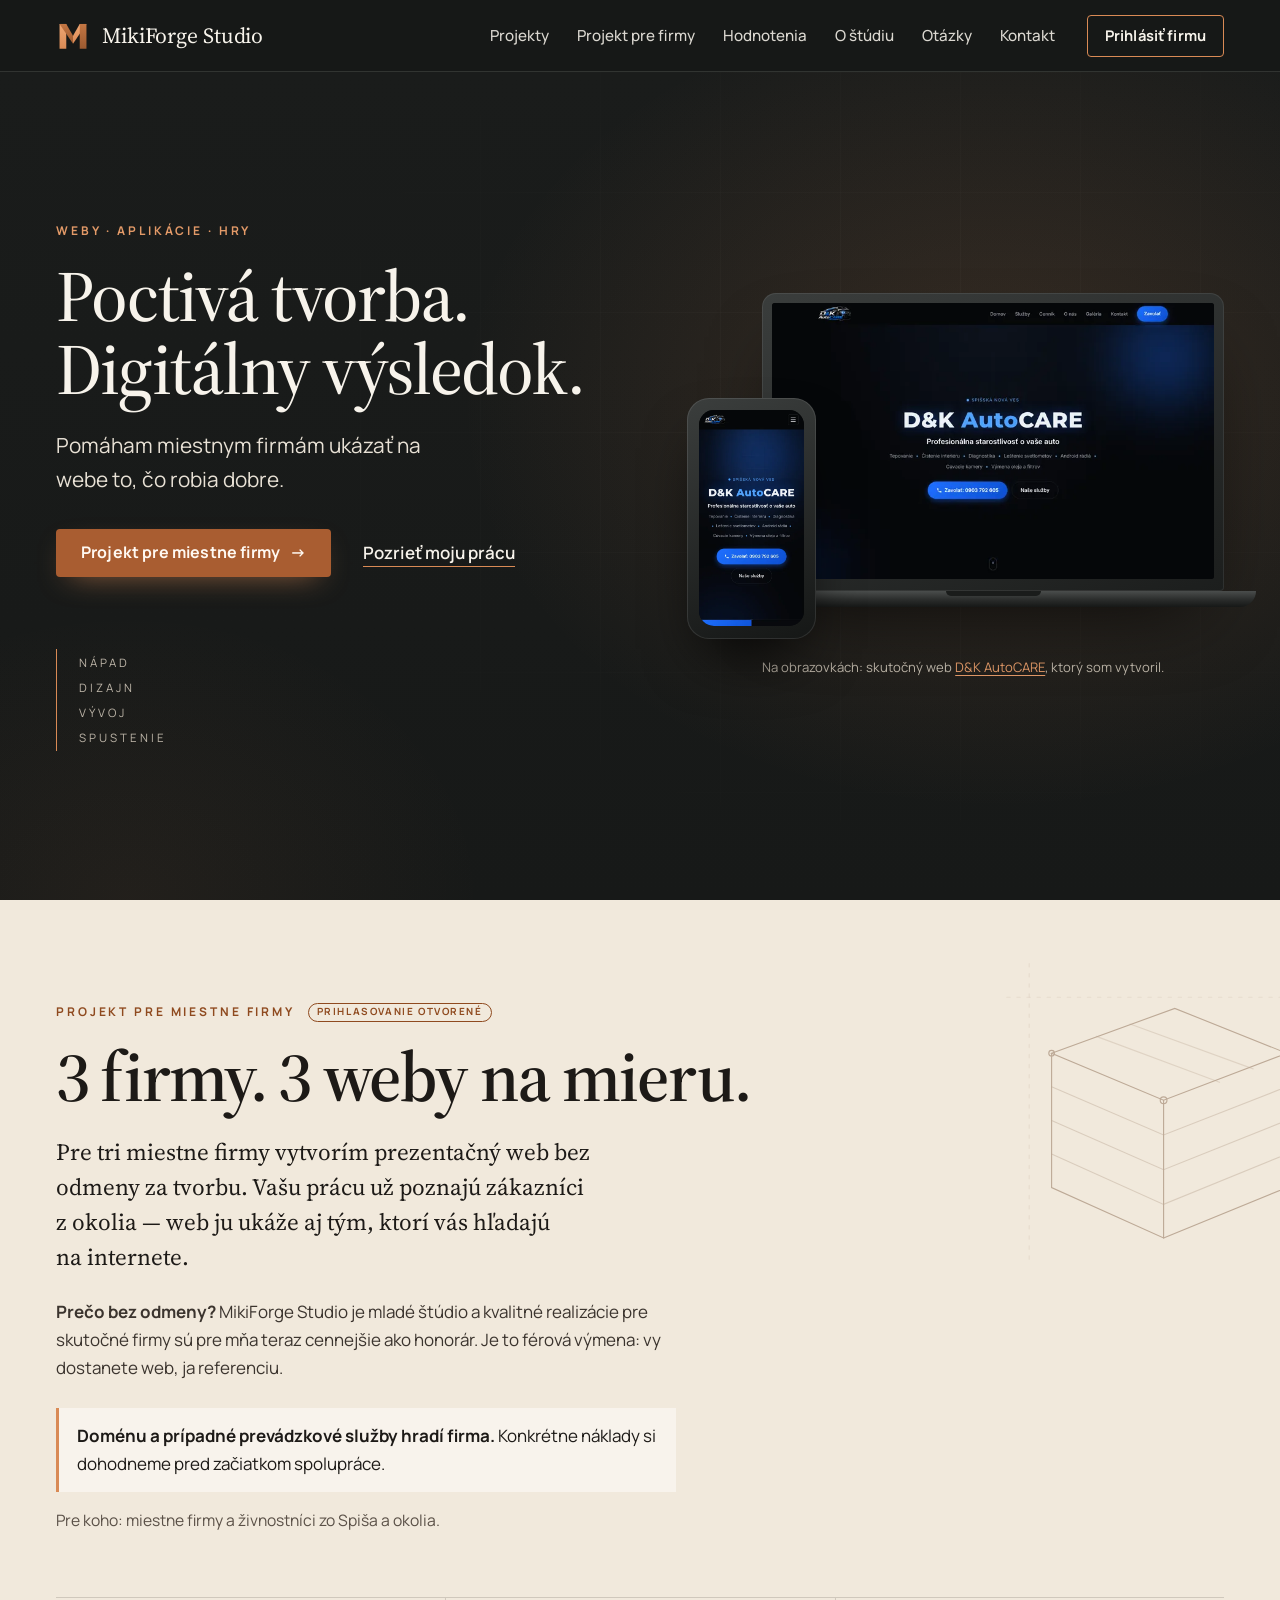
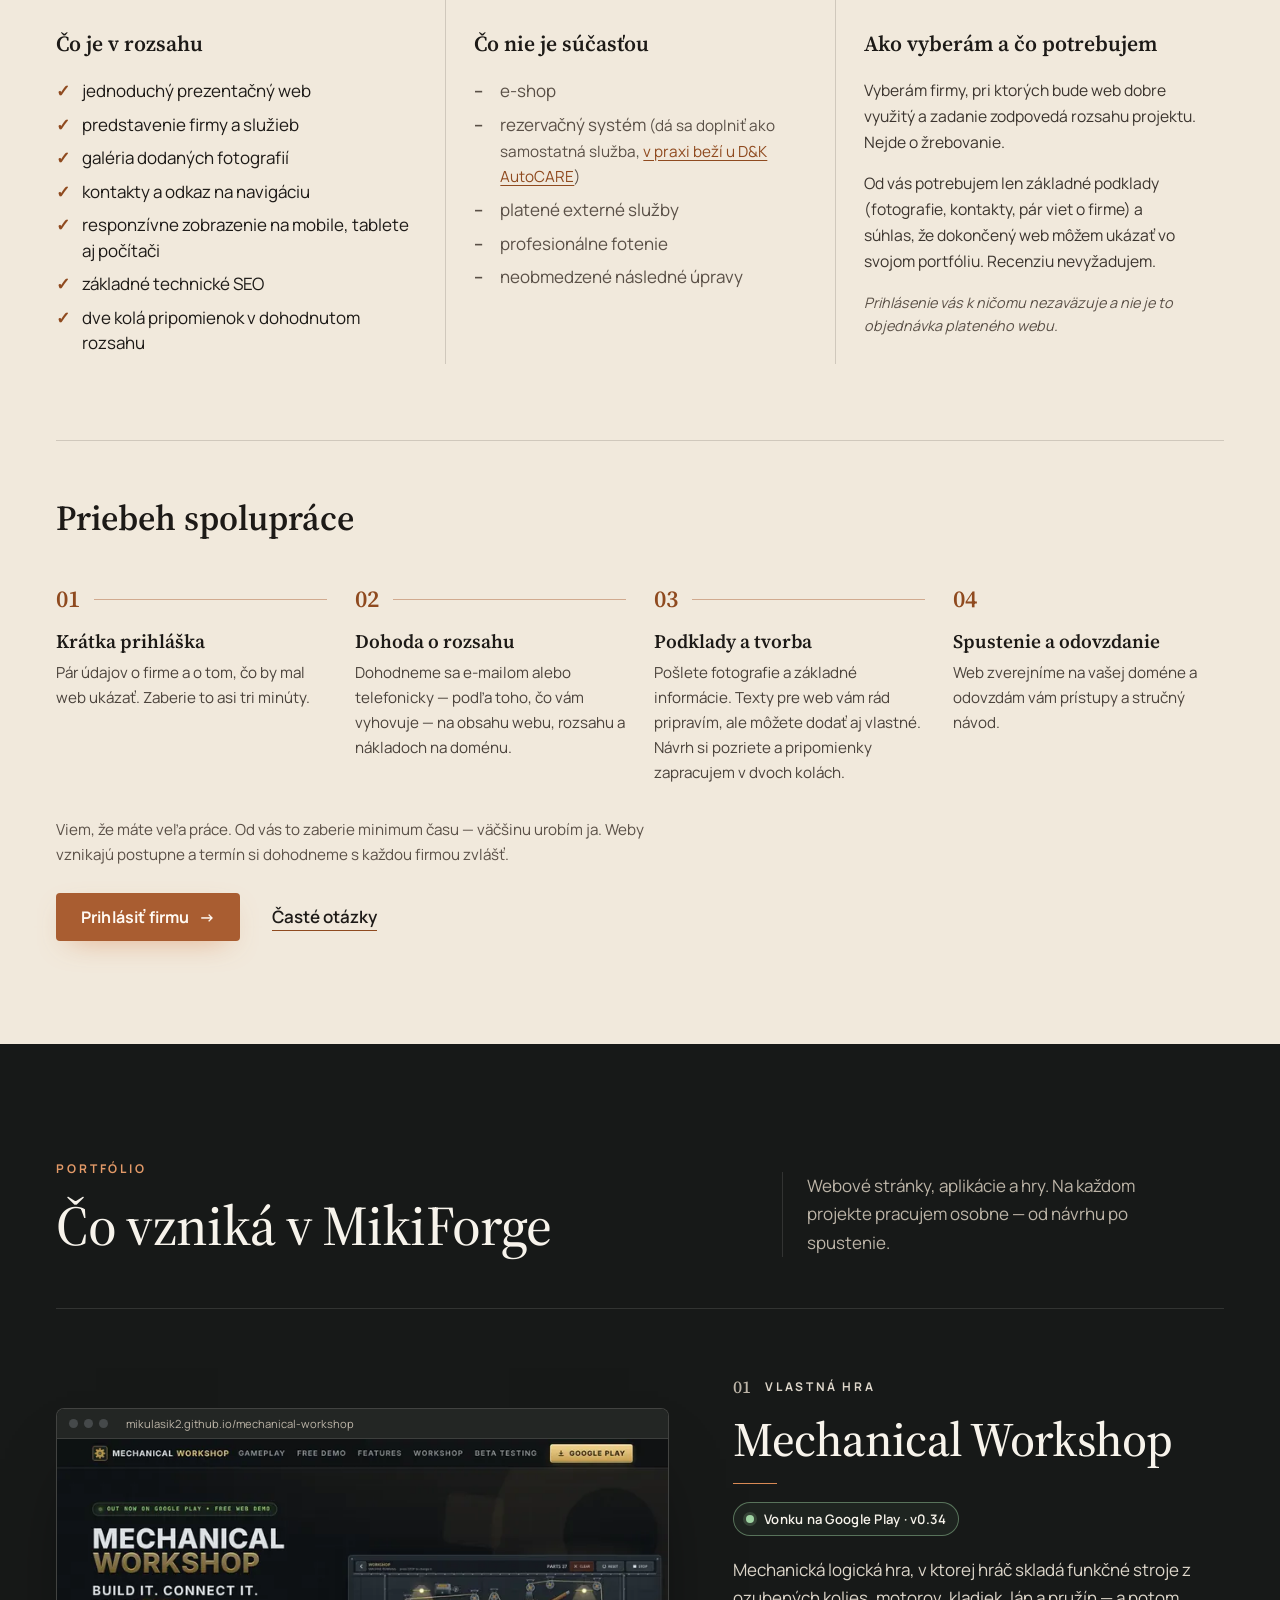
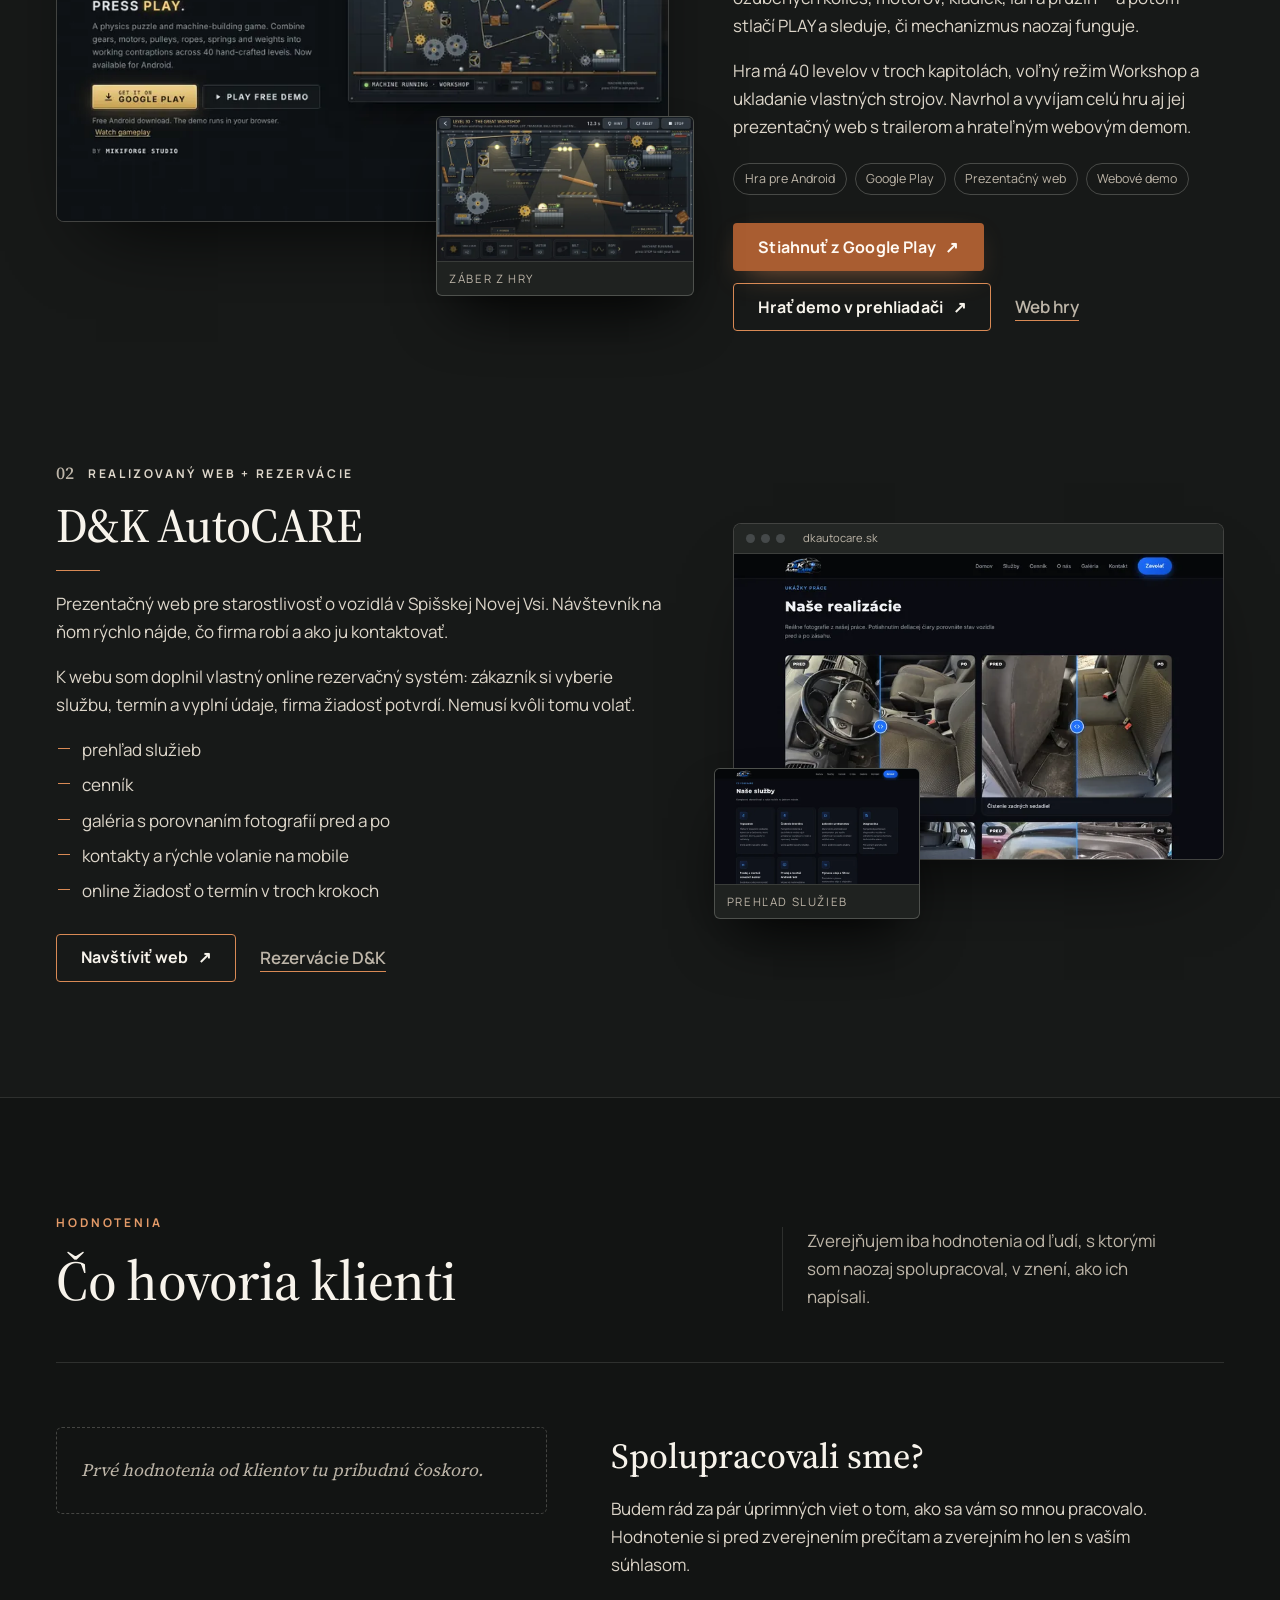
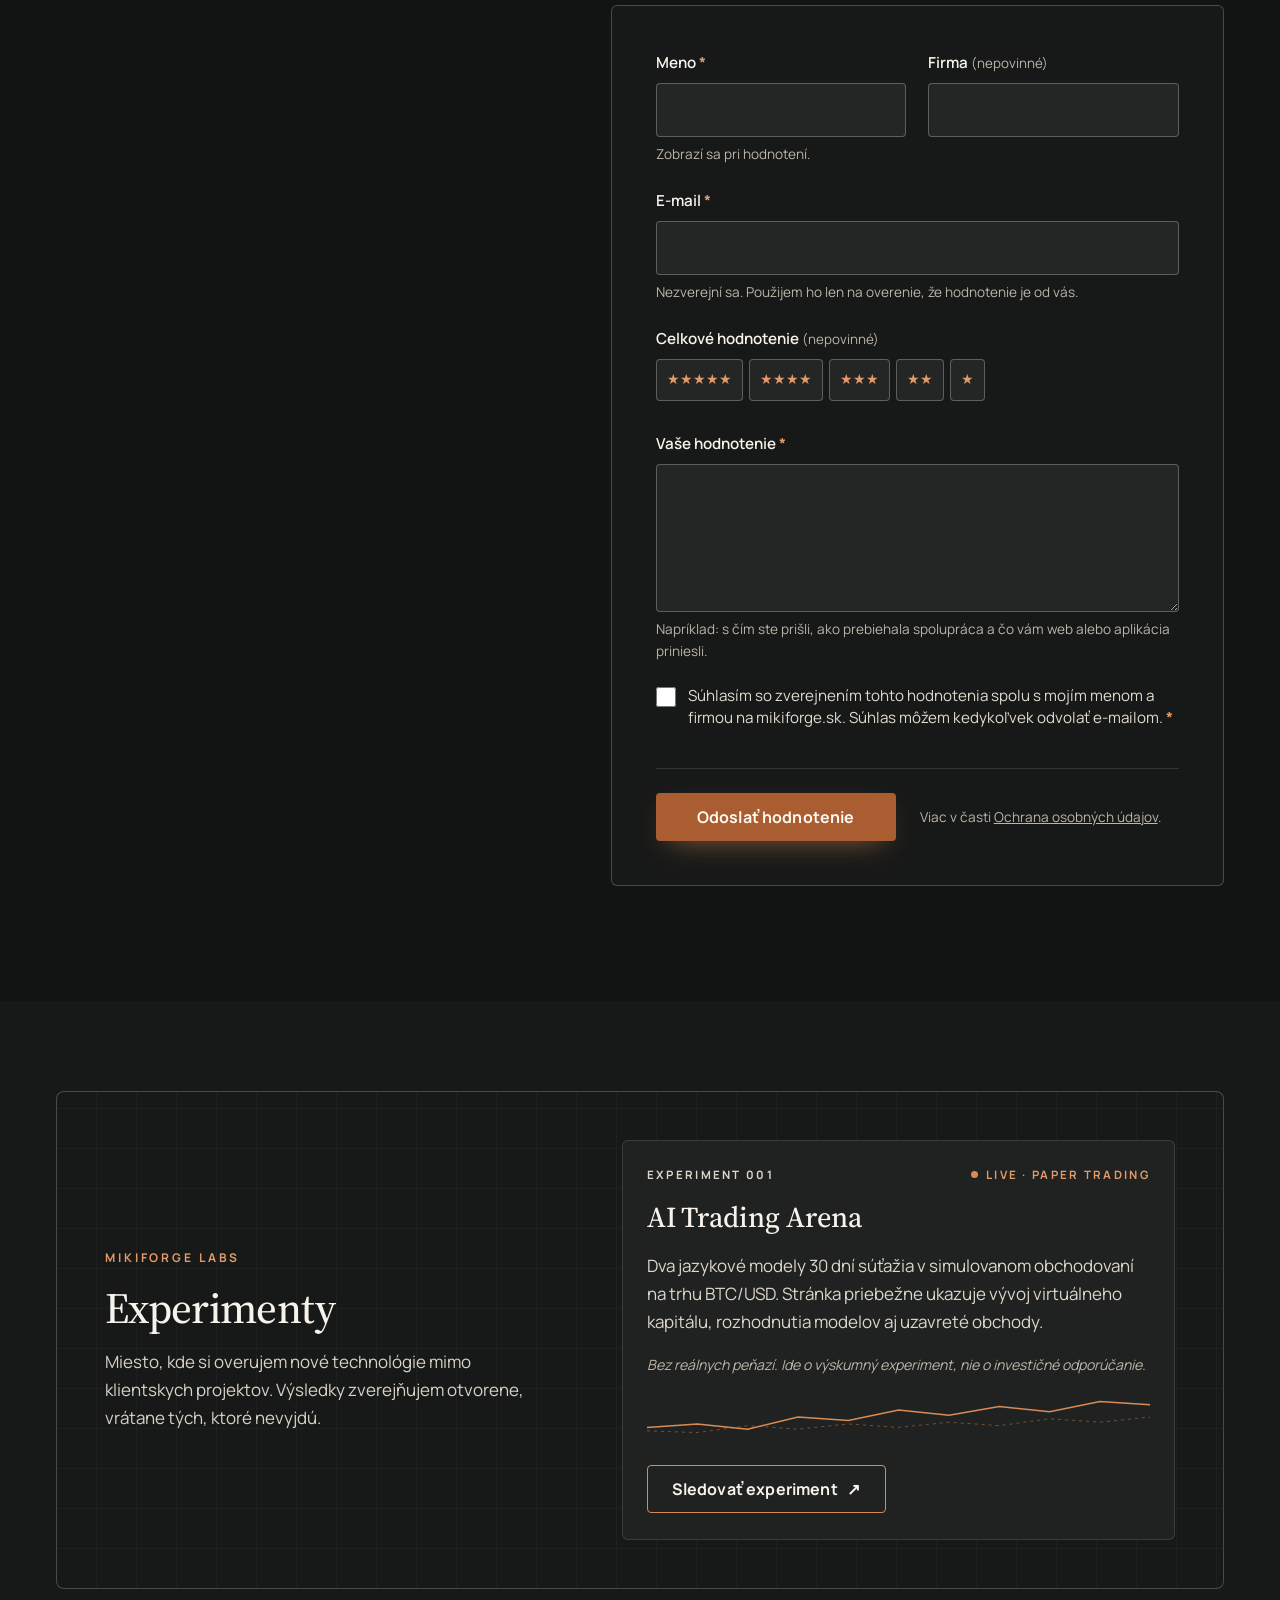
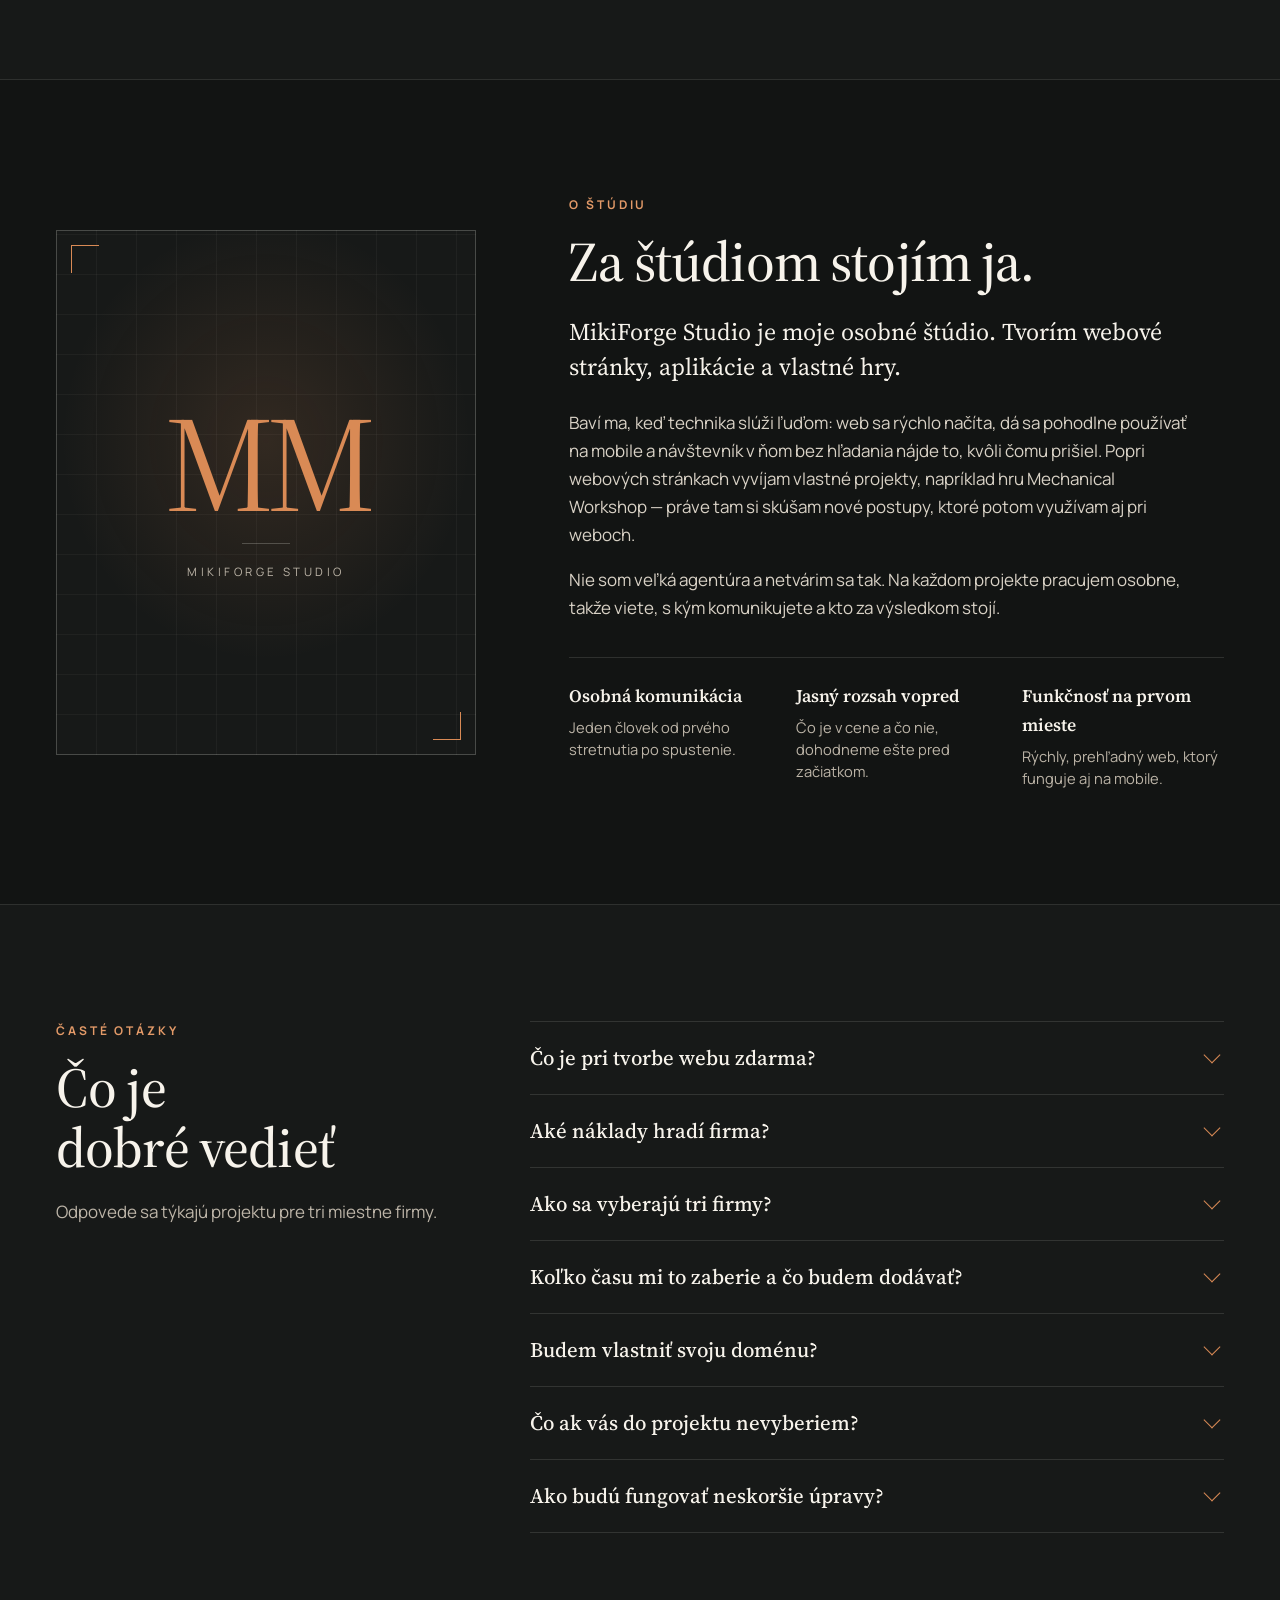
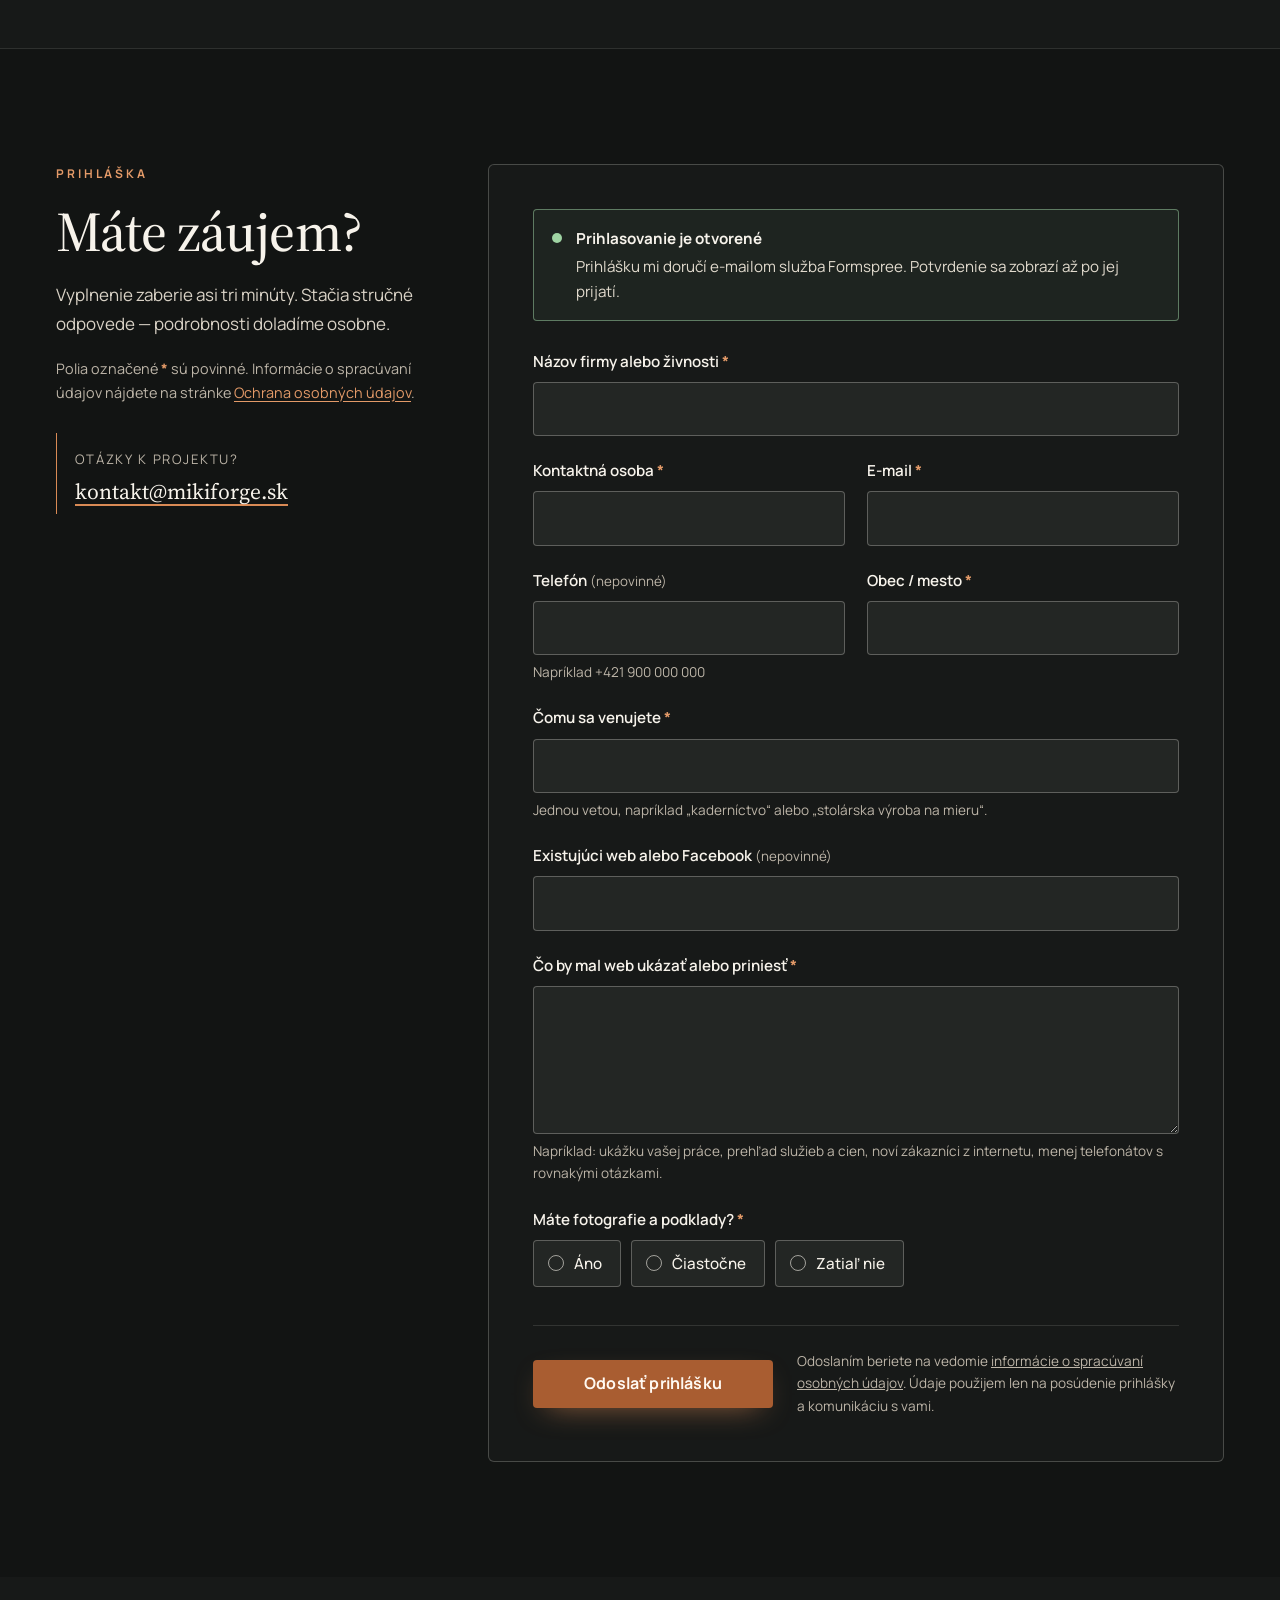
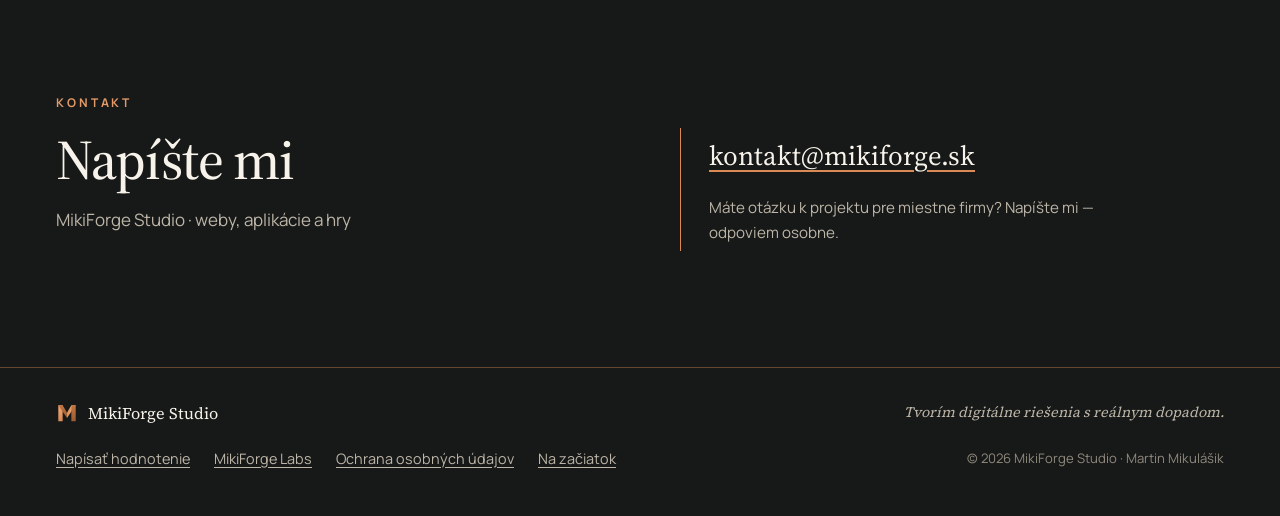
<file: index.html>
<!doctype html>
<html lang="sk" class="no-js">
<head>
  <meta charset="utf-8">
  <meta name="viewport" content="width=device-width, initial-scale=1">
  <title>MikiForge Studio — weby, aplikácie a hry</title>
  <meta name="description" content="MikiForge Studio — webové stránky, aplikácie a vlastné hry. Pre tri miestne firmy zo Spiša a okolia vytvorím prezentačný web bez odmeny za tvorbu.">

  <meta name="robots" content="index, follow">
  <meta name="author" content="Martin Mikulášik">

  <meta name="theme-color" content="#171918">
  <meta name="color-scheme" content="dark light">

  <link rel="canonical" href="https://mikiforge.sk/">

  <!-- Open Graph -->
  <meta property="og:url" content="https://mikiforge.sk/">
  <meta property="og:type" content="website">
  <meta property="og:locale" content="sk_SK">
  <meta property="og:site_name" content="MikiForge Studio">
  <meta property="og:title" content="MikiForge Studio — Poctivá tvorba. Digitálny výsledok.">
  <meta property="og:description" content="Weby, aplikácie a vlastné hry. Pre tri miestne firmy zo Spiša a okolia vytvorím prezentačný web bez odmeny za tvorbu.">
  <meta property="og:image" content="https://mikiforge.sk/assets/img/brand/og-image-v2.jpg">
  <meta property="og:image:width" content="1200">
  <meta property="og:image:height" content="630">
  <meta property="og:image:alt" content="MikiForge Studio — značka M a nadpis Poctivá tvorba. Digitálny výsledok.">
  <meta name="twitter:card" content="summary_large_image">

  <!-- Štruktúrované údaje pre vyhľadávače (návštevník ich nevidí) -->
  <script type="application/ld+json">
  {
    "@context": "https://schema.org",
    "@graph": [
      {
        "@type": "Organization",
        "@id": "https://mikiforge.sk/#studio",
        "name": "MikiForge Studio",
        "url": "https://mikiforge.sk/",
        "logo": "https://mikiforge.sk/assets/img/brand/icon-512.png",
        "email": "kontakt@mikiforge.sk",
        "description": "Osobné štúdio — webové stránky, aplikácie a vlastné hry.",
        "areaServed": "Spiš, Slovensko",
        "founder": { "@id": "https://mikiforge.sk/#martin" }
      },
      {
        "@type": "Person",
        "@id": "https://mikiforge.sk/#martin",
        "name": "Martin Mikulášik",
        "jobTitle": "Tvorca webových stránok, aplikácií a hier",
        "url": "https://mikiforge.sk/",
        "worksFor": { "@id": "https://mikiforge.sk/#studio" },
        "sameAs": ["https://mikulasik2.github.io/mechanical-workshop/"]
      },
      {
        "@type": "WebSite",
        "@id": "https://mikiforge.sk/#web",
        "url": "https://mikiforge.sk/",
        "name": "MikiForge Studio",
        "inLanguage": "sk",
        "publisher": { "@id": "https://mikiforge.sk/#studio" }
      }
    ]
  }
  </script>

  <link rel="icon" href="assets/img/brand/favicon.svg" type="image/svg+xml">
  <link rel="icon" href="assets/img/brand/favicon-32.png" sizes="32x32" type="image/png">
  <link rel="apple-touch-icon" href="assets/img/brand/apple-touch-icon.png">

  <link rel="stylesheet" href="css/styles.css">
  <link rel="stylesheet" href="css/sekcie-v04.css">

  <script>document.documentElement.classList.replace('no-js', 'js');</script>
  <script src="config.js" defer></script>
  <script src="js/main.js" defer></script>
  <script src="js/reviews.js" defer></script>
</head>
<body id="hore">
  <a class="skip-link" href="#obsah">Preskočiť na obsah</a>

  <!-- ===================== HLAVIČKA ===================== -->
  <header class="site-header">
    <div class="container site-header__inner">
      <a class="brand" href="#hore" aria-label="MikiForge Studio — na začiatok stránky">
        <img class="brand__mark" src="assets/img/brand/mikiforge-mark.svg" width="34" height="34" alt="">
        <span class="brand__name">MikiForge <span>Studio</span></span>
      </a>

      <button class="nav-toggle" type="button" aria-expanded="false" aria-controls="hlavna-navigacia">
        <span class="nav-toggle__bars" aria-hidden="true"><span></span></span>
        <span class="nav-toggle__label">Menu</span>
      </button>

      <nav class="site-nav" id="hlavna-navigacia" aria-label="Hlavná navigácia">
        <ul class="site-nav__list">
          <li><a href="#projekty">Projekty</a></li>
          <li><a href="#projekt-pre-firmy">Projekt pre firmy</a></li>
          <li><a href="#hodnotenia">Hodnotenia</a></li>
          <li><a href="#o-studiu">O štúdiu</a></li>
          <li><a href="#otazky">Otázky</a></li>
          <li><a href="#kontakt">Kontakt</a></li>
        </ul>
        <a class="btn btn--outline site-nav__cta" href="#prihlaska">Prihlásiť firmu</a>
      </nav>
    </div>
  </header>

  <main id="obsah">

    <!-- ===================== ÚVOD ===================== -->
    <section class="hero" aria-labelledby="hero-title">
      <div class="hero__bg" aria-hidden="true"></div>
      <div class="container hero__grid">
        <div class="hero__text">
          <p class="eyebrow">Weby · Aplikácie · Hry</p>
          <h1 class="hero__title" id="hero-title">Poctivá tvorba.<br><span>Digitálny výsledok.</span></h1>
          <p class="hero__lead">Pomáham miestnym firmám ukázať na webe to, čo robia dobre.</p>
          <div class="hero__actions">
            <a class="btn btn--primary" href="#projekt-pre-firmy">Projekt pre miestne firmy <span class="btn__arrow" aria-hidden="true">→</span></a>
            <a class="link-underline" href="#projekty">Pozrieť moju prácu</a>
          </div>

          <ol class="hero__process" aria-label="Ako pracujem">
            <li>Nápad</li>
            <li>Dizajn</li>
            <li>Vývoj</li>
            <li>Spustenie</li>
          </ol>
        </div>

        <figure class="hero__visual">
          <div class="devices">
            <div class="laptop">
              <div class="laptop__lid">
                <div class="laptop__screen">
                  <picture>
                    <source type="image/webp" srcset="assets/img/hero/dk-desktop-720.webp 720w, assets/img/hero/dk-desktop-1280.webp 1280w" sizes="(min-width: 1100px) 640px, 90vw">
                    <img src="assets/img/hero/dk-desktop-1280.jpg" srcset="assets/img/hero/dk-desktop-720.jpg 720w, assets/img/hero/dk-desktop-1280.jpg 1280w" sizes="(min-width: 1100px) 640px, 90vw" width="1280" height="800" alt="Úvodná obrazovka webu D&amp;K AutoCARE na počítači" fetchpriority="high" decoding="async">
                  </picture>
                </div>
              </div>
              <div class="laptop__base" aria-hidden="true"></div>
            </div>
            <div class="phone">
              <div class="phone__screen">
                <picture>
                  <source type="image/webp" srcset="assets/img/hero/dk-mobile-390.webp">
                  <img src="assets/img/hero/dk-mobile-390.jpg" width="390" height="844" alt="Ten istý web D&amp;K AutoCARE na mobile" decoding="async">
                </picture>
              </div>
            </div>
          </div>
          <figcaption class="hero__caption">Na obrazovkách: skutočný web <a href="#projekt-dk">D&amp;K AutoCARE</a>, ktorý som vytvoril.</figcaption>
        </figure>
      </div>
    </section>

    <!-- ===================== PROJEKT PRE MIESTNE FIRMY ===================== -->
    <section class="local" id="projekt-pre-firmy" aria-labelledby="local-title">
      <svg class="local__sketch" viewBox="0 0 320 320" aria-hidden="true" focusable="false">
        <g fill="none" stroke="currentColor" stroke-width="1" stroke-linecap="round">
          <path d="M80 110 L190 70 L290 110 L180 152 Z"/>
          <path d="M80 110 L80 230 L180 275 L180 152"/>
          <path d="M180 275 L290 230 L290 110"/>
          <path d="M80 140 L180 183 L290 140" opacity=".45"/>
          <path d="M80 170 L180 214 L290 170" opacity=".45"/>
          <path d="M80 200 L180 245 L290 200" opacity=".45"/>
          <path d="M120 95 L230 136" opacity=".35"/>
          <path d="M150 84 L260 124" opacity=".35"/>
          <path d="M40 60 L300 60" opacity=".2" stroke-dasharray="3 6"/>
          <path d="M60 30 L60 300" opacity=".2" stroke-dasharray="3 6"/>
          <circle cx="180" cy="152" r="3"/>
          <circle cx="80" cy="110" r="2.5"/>
          <circle cx="290" cy="110" r="2.5"/>
        </g>
      </svg>

      <div class="container">
        <header class="local__head">
          <p class="eyebrow eyebrow--dark">Projekt pre miestne firmy <span class="status-pill" data-config-text="campaign.statusLabel">Prihlasovanie otvorené</span></p>
          <h2 class="local__title" id="local-title">3&nbsp;firmy. 3&nbsp;weby na mieru.</h2>
          <p class="local__lead">Pre tri miestne firmy vytvorím prezentačný web bez odmeny za tvorbu. Vašu prácu už poznajú zákazníci z okolia — web ju ukáže aj tým, ktorí vás hľadajú na internete.</p>
          <p class="local__why"><strong>Prečo bez odmeny?</strong> MikiForge Studio je mladé štúdio a kvalitné realizácie pre skutočné firmy sú pre mňa teraz cennejšie ako honorár. Je to férová výmena: vy dostanete web, ja referenciu.</p>
          <p class="local__cost"><strong>Doménu a prípadné prevádzkové služby hradí firma.</strong> Konkrétne náklady si dohodneme pred začiatkom spolupráce.</p>
          <p class="local__region">Pre koho: <span data-config-text="campaign.region">miestne firmy a živnostníci zo Spiša a okolia</span>.<span class="local__municipalities" data-config-list="campaign.municipalities" hidden></span></p>
        </header>

        <div class="scope">
          <div class="scope__col">
            <h3 class="scope__title">Čo je v rozsahu</h3>
            <ul class="scope__list scope__list--in">
              <li>jednoduchý prezentačný web</li>
              <li>predstavenie firmy a služieb</li>
              <li>galéria dodaných fotografií</li>
              <li>kontakty a odkaz na navigáciu</li>
              <li>responzívne zobrazenie na mobile, tablete aj počítači</li>
              <li>základné technické SEO</li>
              <li>dve kolá pripomienok v dohodnutom rozsahu</li>
            </ul>
          </div>
          <div class="scope__col">
            <h3 class="scope__title">Čo nie je súčasťou</h3>
            <ul class="scope__list scope__list--out">
              <li>e-shop</li>
              <li>rezervačný systém <span class="scope__aside">(dá sa doplniť ako samostatná služba, <a href="#projekt-dk">v praxi beží u D&amp;K AutoCARE</a>)</span></li>
              <li>platené externé služby</li>
              <li>profesionálne fotenie</li>
              <li>neobmedzené následné úpravy</li>
            </ul>
          </div>
          <div class="scope__col scope__col--note">
            <h3 class="scope__title">Ako vyberám a čo potrebujem</h3>
            <p>Vyberám firmy, pri ktorých bude web dobre využitý a zadanie zodpovedá rozsahu projektu. Nejde o žrebovanie.</p>
            <p>Od vás potrebujem len základné podklady (fotografie, kontakty, pár viet o firme) a súhlas, že dokončený web môžem ukázať vo svojom portfóliu. Recenziu nevyžadujem.</p>
            <p class="scope__small">Prihlásenie vás k ničomu nezaväzuje a nie je to objednávka plateného webu.</p>
          </div>
        </div>

        <div class="process" id="priebeh">
          <h3 class="process__title">Priebeh spolupráce</h3>
          <ol class="process__steps">
            <li class="process__step">
              <span class="process__num">01</span>
              <h4>Krátka prihláška</h4>
              <p>Pár údajov o firme a o tom, čo by mal web ukázať. Zaberie to asi tri minúty.</p>
            </li>
            <li class="process__step">
              <span class="process__num">02</span>
              <h4>Dohoda o rozsahu</h4>
              <p>Dohodneme sa e-mailom alebo telefonicky — podľa toho, čo vám vyhovuje — na obsahu webu, rozsahu a nákladoch na doménu.</p>
            </li>
            <li class="process__step">
              <span class="process__num">03</span>
              <h4>Podklady a tvorba</h4>
              <p>Pošlete fotografie a základné informácie. Texty pre web vám rád pripravím, ale môžete dodať aj vlastné. Návrh si pozriete a pripomienky zapracujem v dvoch kolách.</p>
            </li>
            <li class="process__step">
              <span class="process__num">04</span>
              <h4>Spustenie a odovzdanie</h4>
              <p>Web zverejníme na vašej doméne a odovzdám vám prístupy a stručný návod.</p>
            </li>
          </ol>
          <p class="process__note" data-config-text="campaign.timingNote">Viem, že máte veľa práce. Od vás to zaberie minimum času — väčšinu urobím ja. Weby vznikajú postupne a termín si dohodneme s každou firmou zvlášť.</p>
          <div class="process__actions">
            <a class="btn btn--primary" href="#prihlaska">Prihlásiť firmu <span class="btn__arrow" aria-hidden="true">→</span></a>
            <a class="link-underline link-underline--dark" href="#otazky">Časté otázky</a>
          </div>
        </div>
      </div>
    </section>

    <!-- ===================== PROJEKTY ===================== -->
    <section class="projects" id="projekty" aria-labelledby="projects-title">
      <div class="container">
        <header class="section-head">
          <div>
            <p class="eyebrow">Portfólio</p>
            <h2 class="section-title" id="projects-title">Čo vzniká v MikiForge</h2>
          </div>
          <p class="section-head__aside">Webové stránky, aplikácie a hry. Na každom projekte pracujem osobne — od návrhu po spustenie.</p>
        </header>

        <!-- Projekt 1 -->
        <article class="project" id="projekt-mw" aria-labelledby="mw-title">
          <div class="project__media">
            <div class="browser">
              <div class="browser__bar" aria-hidden="true"><span></span><span></span><span></span><em>mikulasik2.github.io/mechanical-workshop</em></div>
              <picture>
                <source type="image/webp" srcset="assets/img/projects/mw-web-desktop-720.webp 720w, assets/img/projects/mw-web-desktop-1280.webp 1280w" sizes="(min-width: 1000px) 680px, 92vw">
                <img src="assets/img/projects/mw-web-desktop-1280.jpg" srcset="assets/img/projects/mw-web-desktop-720.jpg 720w, assets/img/projects/mw-web-desktop-1280.jpg 1280w" sizes="(min-width: 1000px) 680px, 92vw" width="1280" height="800" loading="lazy" decoding="async" alt="Prezentačný web hry Mechanical Workshop: úvod s nadpisom a ukážkou bežiaceho stroja v hre">
              </picture>
            </div>
            <figure class="project__detail">
              <picture>
                <source type="image/webp" srcset="assets/img/projects/mw-gameplay-640.webp">
                <img src="assets/img/projects/mw-gameplay-640.jpg" width="640" height="360" loading="lazy" decoding="async" alt="Záber z hry: zložitý mechanizmus s ozubenými kolesami, kladkami a lampami">
              </picture>
              <figcaption>Záber z hry</figcaption>
            </figure>
          </div>
          <div class="project__body">
            <p class="project__kicker"><span>01</span> Vlastná hra</p>
            <h3 class="project__title" id="mw-title">Mechanical Workshop</h3>
            <p class="project__status"><span class="project__status-dot" aria-hidden="true"></span><span data-config-text="projects.mwStatus">Vonku na Google Play · v0.34</span></p>
            <p>Mechanická logická hra, v ktorej hráč skladá funkčné stroje z ozubených kolies, motorov, kladiek, lán a pružín — a potom stlačí PLAY a sleduje, či mechanizmus naozaj funguje.</p>
            <p>Hra má 40 levelov v troch kapitolách, voľný režim Workshop a ukladanie vlastných strojov. Navrhol a vyvíjam celú hru aj jej prezentačný web s trailerom a hrateľným webovým demom.</p>
            <ul class="tags" aria-label="Charakteristika projektu">
              <li>Hra pre Android</li><li>Google Play</li><li>Prezentačný web</li><li>Webové demo</li>
            </ul>
            <div class="project__actions">
              <a class="btn btn--primary" href="https://play.google.com/store/apps/details?id=com.mikiforgestudio.mechanicalworkshop" target="_blank" rel="noopener">Stiahnuť z Google Play <span class="btn__arrow" aria-hidden="true">↗</span><span class="visually-hidden"> (otvorí sa v novom okne)</span></a>
              <a class="btn btn--outline" href="https://mikulasik2.github.io/mechanical-workshop/demo/" target="_blank" rel="noopener">Hrať demo v prehliadači <span class="btn__arrow" aria-hidden="true">↗</span><span class="visually-hidden"> (otvorí sa v novom okne)</span></a>
              <a class="link-underline" href="https://mikulasik2.github.io/mechanical-workshop/" target="_blank" rel="noopener">Web hry<span class="visually-hidden"> (otvorí sa v novom okne)</span></a>
            </div>
          </div>
        </article>

        <!-- Projekt 2 -->
        <article class="project project--alt" id="projekt-dk" aria-labelledby="dk-title">
          <div class="project__media">
            <div class="browser">
              <div class="browser__bar" aria-hidden="true"><span></span><span></span><span></span><em>dkautocare.sk</em></div>
              <picture>
                <source type="image/webp" srcset="assets/img/projects/dk-galeria-720.webp 720w, assets/img/projects/dk-galeria-1280.webp 1280w" sizes="(min-width: 1000px) 680px, 92vw">
                <img src="assets/img/projects/dk-galeria-1280.jpg" srcset="assets/img/projects/dk-galeria-720.jpg 720w, assets/img/projects/dk-galeria-1280.jpg 1280w" sizes="(min-width: 1000px) 680px, 92vw" width="1280" height="800" loading="lazy" decoding="async" alt="Web D&amp;K AutoCARE: sekcia Naše realizácie s porovnaním fotografií pred a po">
              </picture>
            </div>
            <figure class="project__detail">
              <picture>
                <source type="image/webp" srcset="assets/img/projects/dk-sluzby-640.webp">
                <img src="assets/img/projects/dk-sluzby-640.jpg" width="640" height="400" loading="lazy" decoding="async" alt="Web D&amp;K AutoCARE: prehľad služieb v kartách">
              </picture>
              <figcaption>Prehľad služieb</figcaption>
            </figure>
          </div>
          <div class="project__body">
            <p class="project__kicker"><span>02</span> Realizovaný web + rezervácie</p>
            <h3 class="project__title" id="dk-title">D&amp;K AutoCARE</h3>
            <p>Prezentačný web pre starostlivosť o vozidlá v Spišskej Novej Vsi. Návštevník na ňom rýchlo nájde, čo firma robí a ako ju kontaktovať.</p>
            <p>K webu som doplnil vlastný online rezervačný systém: zákazník si vyberie službu, termín a vyplní údaje, firma žiadosť potvrdí. Nemusí kvôli tomu volať.</p>
            <ul class="checks">
              <li>prehľad služieb</li>
              <li>cenník</li>
              <li>galéria s porovnaním fotografií pred a po</li>
              <li>kontakty a rýchle volanie na mobile</li>
              <li>online žiadosť o termín v troch krokoch</li>
            </ul>
            <div class="project__actions">
              <a class="btn btn--outline" href="https://dkautocare.sk/" target="_blank" rel="noopener">Navštíviť web <span class="btn__arrow" aria-hidden="true">↗</span><span class="visually-hidden"> (otvorí sa v novom okne)</span></a>
              <a class="link-underline" href="https://rezervacie.dkautocare.sk/#/b/dk-autocare" target="_blank" rel="noopener">Rezervácie D&amp;K<span class="visually-hidden"> (otvorí sa v novom okne)</span></a>
            </div>
          </div>
        </article>
      </div>
    </section>

    <!-- ===================== HODNOTENIA (v0.4) ===================== -->
    <section class="reviews" id="hodnotenia" aria-labelledby="reviews-title">
      <div class="container">
        <header class="section-head">
          <div>
            <p class="eyebrow">Hodnotenia</p>
            <h2 class="section-title" id="reviews-title">Čo hovoria klienti</h2>
          </div>
          <p class="section-head__aside">Zverejňujem iba hodnotenia od ľudí, s ktorými som naozaj spolupracoval, v znení, ako ich napísali.</p>
        </header>

        <div class="reviews__grid">
          <div class="reviews__list" id="reviews-list">
            <!--
              NOVÉ HODNOTENIE: skopíruj blok <figure> nižšie, odstráň okolo neho komentár
              a vlož text presne podľa klienta (opraviť smieš len preklepy).
              Hviezdičky: počet ★ = hodnotenie; ak klient hodnotenie nezadal, riadok <p class="review__stars"> zmaž.
              Po pridaní prvého hodnotenia zmaž odstavec .reviews__empty pod týmto komentárom.

            <figure class="review">
              <p class="review__stars" aria-label="Hodnotenie 5 z 5">★★★★★</p>
              <blockquote class="review__text">
                <p>Text hodnotenia presne podľa klienta.</p>
              </blockquote>
              <figcaption class="review__author">
                <strong>Meno Priezvisko</strong>
                <span>Názov firmy · <a href="https://web-firmy.sk/" target="_blank" rel="noopener">web-firmy.sk</a></span>
              </figcaption>
            </figure>
            -->
            <p class="reviews__empty">Prvé hodnotenia od klientov tu pribudnú čoskoro.</p>
          </div>

          <div class="reviews__form-wrap" id="napisat-hodnotenie">
            <h3 class="reviews__form-title">Spolupracovali sme?</h3>
            <p class="reviews__form-lead">Budem rád za pár úprimných viet o tom, ako sa vám so mnou pracovalo. Hodnotenie si pred zverejnením prečítam a zverejním ho len s vaším súhlasom.</p>

            <div class="apply__panel">
              <noscript>
                <p class="form-noscript">Formulár potrebuje zapnutý JavaScript. Hodnotenie mi môžete poslať aj e-mailom na kontakt@mikiforge.sk.</p>
              </noscript>

              <form class="form" id="review-form" novalidate>
                <div class="form__summary" id="review-summary" tabindex="-1" hidden>
                  <p class="form__summary-title" id="review-summary-title"></p>
                  <ul id="review-summary-list"></ul>
                </div>

                <div class="form__grid">
                  <div class="field">
                    <label for="r-name">Meno <span class="req" aria-hidden="true">*</span></label>
                    <input id="r-name" name="reviewName" type="text" autocomplete="name" required maxlength="100" aria-describedby="r-name-hint r-name-err">
                    <p class="field__hint" id="r-name-hint">Zobrazí sa pri hodnotení.</p>
                    <p class="field__error" id="r-name-err"></p>
                  </div>
                  <div class="field">
                    <label for="r-company">Firma <span class="opt">(nepovinné)</span></label>
                    <input id="r-company" name="reviewCompany" type="text" autocomplete="organization" maxlength="120" aria-describedby="r-company-err">
                    <p class="field__error" id="r-company-err"></p>
                  </div>
                  <div class="field field--full">
                    <label for="r-email">E-mail <span class="req" aria-hidden="true">*</span></label>
                    <input id="r-email" name="reviewEmail" type="email" inputmode="email" autocomplete="email" required maxlength="160" spellcheck="false" aria-describedby="r-email-hint r-email-err">
                    <p class="field__hint" id="r-email-hint">Nezverejní sa. Použijem ho len na overenie, že hodnotenie je od vás.</p>
                    <p class="field__error" id="r-email-err"></p>
                  </div>

                  <fieldset class="field field--full choice choice--stars">
                    <legend>Celkové hodnotenie <span class="opt">(nepovinné)</span></legend>
                    <div class="choice__row">
                      <label class="choice__opt"><input type="radio" name="reviewRating" value="5"><span aria-label="5 z 5">★★★★★</span></label>
                      <label class="choice__opt"><input type="radio" name="reviewRating" value="4"><span aria-label="4 z 5">★★★★</span></label>
                      <label class="choice__opt"><input type="radio" name="reviewRating" value="3"><span aria-label="3 z 5">★★★</span></label>
                      <label class="choice__opt"><input type="radio" name="reviewRating" value="2"><span aria-label="2 z 5">★★</span></label>
                      <label class="choice__opt"><input type="radio" name="reviewRating" value="1"><span aria-label="1 z 5">★</span></label>
                    </div>
                  </fieldset>

                  <div class="field field--full">
                    <label for="r-text">Vaše hodnotenie <span class="req" aria-hidden="true">*</span></label>
                    <textarea id="r-text" name="reviewText" rows="5" required maxlength="1500" aria-describedby="r-text-hint r-text-err"></textarea>
                    <p class="field__hint" id="r-text-hint">Napríklad: s čím ste prišli, ako prebiehala spolupráca a čo vám web alebo aplikácia priniesli.</p>
                    <p class="field__error" id="r-text-err"></p>
                  </div>

                  <div class="field field--full consent">
                    <label class="consent__opt" for="r-consent">
                      <input id="r-consent" name="reviewConsent" type="checkbox" required aria-describedby="r-consent-err">
                      <span>Súhlasím so zverejnením tohto hodnotenia spolu s mojím menom a firmou na mikiforge.sk. Súhlas môžem kedykoľvek odvolať e-mailom. <span class="req" aria-hidden="true">*</span></span>
                    </label>
                    <p class="field__error" id="r-consent-err"></p>
                  </div>

                  <!-- Pasca na roboty: ľudia toto pole nevidia ani nevyplnia -->
                  <div class="hp" aria-hidden="true">
                    <label for="r-hp">Toto pole nechajte prázdne</label>
                    <input id="r-hp" name="reviewWebsite" type="text" tabindex="-1" autocomplete="off">
                  </div>
                </div>

                <div class="form__footer">
                  <button class="btn btn--primary form__submit" type="submit" id="review-submit" disabled>
                    <span class="form__submit-label">Odoslať hodnotenie</span>
                    <span class="spinner" aria-hidden="true"></span>
                  </button>
                  <p class="form__legal" id="review-legal">Viac v časti <a href="ochrana-osobnych-udajov.html#hodnotenia">Ochrana osobných údajov</a>.</p>
                </div>

                <div class="form__status" id="review-status" role="status" aria-live="polite" tabindex="-1" hidden></div>
              </form>
            </div>
          </div>
        </div>
      </div>
    </section>

    <!-- ===================== MIKIFORGE LABS (v0.4) ===================== -->
    <section class="labs" id="labs" aria-labelledby="labs-title">
      <div class="container">
        <div class="labs__card">
          <div class="labs__text">
            <p class="eyebrow">MikiForge Labs</p>
            <h2 class="labs__title" id="labs-title">Experimenty</h2>
            <p class="labs__lead">Miesto, kde si overujem nové technológie mimo klientskych projektov. Výsledky zverejňujem otvorene, vrátane tých, ktoré nevyjdú.</p>
          </div>

          <article class="lab" aria-labelledby="arena-title">
            <p class="lab__meta"><span>Experiment 001</span><span class="lab__live" data-config-text="projects.arenaStatus">Live · paper trading</span></p>
            <h3 class="lab__title" id="arena-title">AI Trading Arena</h3>
            <p>Dva jazykové modely 30 dní súťažia v simulovanom obchodovaní na trhu BTC/USD. Stránka priebežne ukazuje vývoj virtuálneho kapitálu, rozhodnutia modelov aj uzavreté obchody.</p>
            <p class="lab__note">Bez reálnych peňazí. Ide o výskumný experiment, nie o investičné odporúčanie.</p>
            <svg class="lab__chart" viewBox="0 0 240 60" preserveAspectRatio="none" aria-hidden="true" focusable="false">
              <path d="M0 42 L24 38 L48 44 L72 30 L96 34 L120 22 L144 28 L168 18 L192 24 L216 12 L240 16" fill="none" stroke="currentColor" stroke-width="1.5" vector-effect="non-scaling-stroke"/>
              <path d="M0 46 L24 48 L48 40 L72 44 L96 38 L120 42 L144 36 L168 40 L192 32 L216 36 L240 30" fill="none" stroke="currentColor" stroke-width="1" opacity=".45" stroke-dasharray="3 4" vector-effect="non-scaling-stroke"/>
            </svg>
            <a class="btn btn--outline" href="https://mikulasik2.github.io/mikiforge-arena-live/" target="_blank" rel="noopener">Sledovať experiment <span class="btn__arrow" aria-hidden="true">↗</span><span class="visually-hidden"> (otvorí sa v novom okne)</span></a>
          </article>
        </div>
      </div>
    </section>

    <!-- ===================== O ŠTÚDIU ===================== -->
    <section class="about" id="o-studiu" aria-labelledby="about-title">
      <div class="container about__grid">
        <div class="about__mark" aria-hidden="true">
          <div class="monogram">
            <span class="monogram__letters">MM</span>
            <span class="monogram__rule"></span>
            <span class="monogram__caption">MikiForge Studio</span>
          </div>
        </div>
        <div class="about__text">
          <p class="eyebrow">O štúdiu</p>
          <h2 class="section-title" id="about-title">Za štúdiom stojím ja.</h2>
          <p class="about__lead">MikiForge Studio je moje osobné štúdio. Tvorím webové stránky, aplikácie a vlastné hry.</p>
          <p>Baví ma, keď technika slúži ľuďom: web sa rýchlo načíta, dá sa pohodlne používať na mobile a návštevník v ňom bez hľadania nájde to, kvôli čomu prišiel. Popri webových stránkach vyvíjam vlastné projekty, napríklad hru Mechanical Workshop — práve tam si skúšam nové postupy, ktoré potom využívam aj pri weboch.</p>
          <p>Nie som veľká agentúra a netvárim sa tak. Na každom projekte pracujem osobne, takže viete, s kým komunikujete a kto za výsledkom stojí.</p>
          <ul class="principles">
            <li><strong>Osobná komunikácia</strong><span>Jeden človek od prvého stretnutia po spustenie.</span></li>
            <li><strong>Jasný rozsah vopred</strong><span>Čo je v cene a čo nie, dohodneme ešte pred začiatkom.</span></li>
            <li><strong>Funkčnosť na prvom mieste</strong><span>Rýchly, prehľadný web, ktorý funguje aj na mobile.</span></li>
          </ul>
        </div>
      </div>
    </section>

    <!-- ===================== OTÁZKY ===================== -->
    <section class="faq" id="otazky" aria-labelledby="faq-title">
      <div class="container faq__grid">
        <header>
          <p class="eyebrow">Časté otázky</p>
          <h2 class="section-title" id="faq-title">Čo je dobré vedieť</h2>
          <p class="faq__intro">Odpovede sa týkajú projektu pre tri miestne firmy.</p>
        </header>
        <div class="faq__list">
          <details class="faq__item">
            <summary>Čo je pri tvorbe webu zdarma?</summary>
            <div class="faq__answer">
              <p>Bez odmeny je celá moja práca na tvorbe webu v dohodnutom rozsahu: jednoduchý prezentačný web s predstavením firmy a služieb, galériou dodaných fotografií, kontaktmi a odkazom na navigáciu, responzívnym zobrazením, základným technickým SEO a dvomi kolami pripomienok.</p>
            </div>
          </details>
          <details class="faq__item">
            <summary>Aké náklady hradí firma?</summary>
            <div class="faq__answer">
              <p>Firma hradí doménu a prípadné prevádzkové služby, napríklad hosting alebo e-mailovú schránku, ak ich bude potrebovať. Konkrétne náklady si dohodneme ešte pred začiatkom spolupráce, aby vás nič neprekvapilo.</p>
            </div>
          </details>
          <details class="faq__item">
            <summary>Ako sa vyberajú tri firmy?</summary>
            <div class="faq__answer">
              <p>Vyberám firmy, pri ktorých bude web dobre využitý, zadanie zodpovedá rozsahu projektu a vieme sa dohodnúť na spolupráci. Nejde o žrebovanie a neplatí „kto prv príde“.</p>
            </div>
          </details>
          <details class="faq__item">
            <summary>Koľko času mi to zaberie a čo budem dodávať?</summary>
            <div class="faq__answer">
              <p>Čo najmenej. Všetko sa dá vybaviť e-mailom alebo telefonicky. Stačia fotografie vašej práce, logo (ak ho máte), kontaktné údaje a pár viet o firme — texty z nich vám rád pripravím, alebo použijeme vaše vlastné. Potom si len pozriete návrh a poviete, čo upraviť. Potrebujem aj váš súhlas, že dokončený web môžem ukázať vo svojom portfóliu.</p>
            </div>
          </details>
          <details class="faq__item">
            <summary>Budem vlastniť svoju doménu?</summary>
            <div class="faq__answer">
              <p>Áno. Doména sa registruje na vašu firmu a patrí vám. Pomôžem vám s jej výberom a nastavením.</p>
            </div>
          </details>
          <details class="faq__item">
            <summary>Čo ak vás do projektu nevyberiem?</summary>
            <div class="faq__answer">
              <p>Dám vám osobne vedieť. Prihlásenie vás k ničomu nezaväzuje. Ak budete mať záujem, môžeme sa neskôr dohodnúť na spolupráci za bežných podmienok.</p>
            </div>
          </details>
          <details class="faq__item">
            <summary>Ako budú fungovať neskoršie úpravy?</summary>
            <div class="faq__answer">
              <p>Súčasťou projektu sú dve kolá pripomienok počas tvorby. Neskoršie úpravy a starostlivosť o web po spustení si dohodneme osobitne podľa toho, čo budete potrebovať.</p>
            </div>
          </details>
        </div>
      </div>
    </section>

    <!-- ===================== PRIHLÁŠKA ===================== -->
    <section class="apply" id="prihlaska" aria-labelledby="apply-title">
      <div class="container apply__grid">
        <div class="apply__intro">
          <p class="eyebrow">Prihláška</p>
          <h2 class="section-title" id="apply-title">Máte záujem?</h2>
          <p>Vyplnenie zaberie asi tri minúty. Stačia stručné odpovede — podrobnosti doladíme osobne.</p>
          <p class="apply__small">Polia označené <span class="req" aria-hidden="true">*</span><span class="visually-hidden">hviezdičkou</span> sú povinné. Informácie o spracúvaní údajov nájdete na stránke <a href="ochrana-osobnych-udajov.html">Ochrana osobných údajov</a>.</p>
          <div class="apply__contact">
            <p class="apply__contact-label">Otázky k projektu?</p>
            <a class="apply__contact-link" href="mailto:kontakt@mikiforge.sk">kontakt@mikiforge.sk</a>
          </div>
        </div>

        <div class="apply__panel">
          <div class="form-mode" id="form-mode" role="note">
            <span class="form-mode__dot" aria-hidden="true"></span>
            <p><strong id="form-mode-title">Prihlasovanie je otvorené</strong>
            <span id="form-mode-text">Prihlášku mi doručí e-mailom služba Formspree. Potvrdenie sa zobrazí až po jej prijatí.</span></p>
          </div>

          <noscript>
            <p class="form-noscript">Kontrola prihlášky potrebuje zapnutý JavaScript. Zvyšok stránky funguje aj bez neho.</p>
          </noscript>

          <form class="form" id="application-form" novalidate aria-describedby="form-mode-title">
            <div class="form__summary" id="form-summary" tabindex="-1" hidden>
              <p class="form__summary-title" id="form-summary-title"></p>
              <ul id="form-summary-list"></ul>
            </div>

            <div class="form__grid">
              <div class="field field--full">
                <label for="f-company">Názov firmy alebo živnosti <span class="req" aria-hidden="true">*</span></label>
                <input id="f-company" name="company" type="text" autocomplete="organization" required maxlength="120" aria-describedby="f-company-err">
                <p class="field__error" id="f-company-err"></p>
              </div>

              <div class="field">
                <label for="f-name">Kontaktná osoba <span class="req" aria-hidden="true">*</span></label>
                <input id="f-name" name="contactName" type="text" autocomplete="name" required maxlength="100" aria-describedby="f-name-err">
                <p class="field__error" id="f-name-err"></p>
              </div>

              <div class="field">
                <label for="f-email">E-mail <span class="req" aria-hidden="true">*</span></label>
                <input id="f-email" name="email" type="email" inputmode="email" autocomplete="email" required maxlength="160" spellcheck="false" aria-describedby="f-email-err">
                <p class="field__error" id="f-email-err"></p>
              </div>

              <div class="field">
                <label for="f-phone">Telefón <span class="opt">(nepovinné)</span></label>
                <input id="f-phone" name="phone" type="tel" inputmode="tel" autocomplete="tel" maxlength="30" aria-describedby="f-phone-hint f-phone-err">
                <p class="field__hint" id="f-phone-hint">Napríklad +421 900 000 000</p>
                <p class="field__error" id="f-phone-err"></p>
              </div>

              <div class="field">
                <label for="f-town">Obec / mesto <span class="req" aria-hidden="true">*</span></label>
                <input id="f-town" name="town" type="text" autocomplete="address-level2" required maxlength="80" aria-describedby="f-town-err">
                <p class="field__error" id="f-town-err"></p>
              </div>

              <div class="field field--full">
                <label for="f-business">Čomu sa venujete <span class="req" aria-hidden="true">*</span></label>
                <input id="f-business" name="business" type="text" required maxlength="200" aria-describedby="f-business-hint f-business-err">
                <p class="field__hint" id="f-business-hint">Jednou vetou, napríklad „kaderníctvo“ alebo „stolárska výroba na mieru“.</p>
                <p class="field__error" id="f-business-err"></p>
              </div>

              <div class="field field--full">
                <label for="f-web">Existujúci web alebo Facebook <span class="opt">(nepovinné)</span></label>
                <input id="f-web" name="existingWeb" type="text" inputmode="url" autocomplete="url" maxlength="200" spellcheck="false" aria-describedby="f-web-err">
                <p class="field__error" id="f-web-err"></p>
              </div>

              <div class="field field--full">
                <label for="f-benefit">Čo by mal web ukázať alebo priniesť <span class="req" aria-hidden="true">*</span></label>
                <textarea id="f-benefit" name="benefit" rows="5" required maxlength="1500" aria-describedby="f-benefit-hint f-benefit-err"></textarea>
                <p class="field__hint" id="f-benefit-hint">Napríklad: ukážku vašej práce, prehľad služieb a cien, noví zákazníci z internetu, menej telefonátov s rovnakými otázkami.</p>
                <p class="field__error" id="f-benefit-err"></p>
              </div>

              <fieldset class="field field--full choice" aria-describedby="f-materials-err">
                <legend>Máte fotografie a podklady? <span class="req" aria-hidden="true">*</span></legend>
                <div class="choice__row">
                  <label class="choice__opt"><input type="radio" name="materials" value="ano" required><span>Áno</span></label>
                  <label class="choice__opt"><input type="radio" name="materials" value="ciastocne"><span>Čiastočne</span></label>
                  <label class="choice__opt"><input type="radio" name="materials" value="zatial-nie"><span>Zatiaľ nie</span></label>
                </div>
                <p class="field__error" id="f-materials-err"></p>
              </fieldset>

              <!-- Pasca na roboty: ľudia toto pole nevidia ani nevyplnia -->
              <div class="hp" aria-hidden="true">
                <label for="f-hp">Toto pole nechajte prázdne</label>
                <input id="f-hp" name="companyWebsite" type="text" tabindex="-1" autocomplete="off">
              </div>
            </div>

            <div class="form__footer">
              <button class="btn btn--primary form__submit" type="submit" id="form-submit" disabled>
                <span class="form__submit-label">Skontrolovať prihlášku</span>
                <span class="spinner" aria-hidden="true"></span>
              </button>
              <p class="form__legal" id="form-legal">Odoslaním beriete na vedomie <a href="ochrana-osobnych-udajov.html">informácie o spracúvaní osobných údajov</a>. Údaje použijem len na posúdenie prihlášky a komunikáciu s vami.</p>
            </div>

            <div class="form__status" id="form-status" role="status" aria-live="polite" tabindex="-1" hidden></div>
          </form>
        </div>
      </div>
    </section>

    <!-- ===================== KONTAKT ===================== -->
    <section class="contact" id="kontakt" aria-labelledby="contact-title">
      <div class="container contact__inner">
        <div>
          <p class="eyebrow">Kontakt</p>
          <h2 class="section-title" id="contact-title">Napíšte mi</h2>
          <p class="contact__sub">MikiForge Studio · weby, aplikácie a hry</p>
        </div>
        <div class="contact__box" id="contact-box">
          <ul class="contact__list" id="contact-list">
            <li><a href="mailto:kontakt@mikiforge.sk">kontakt@mikiforge.sk</a></li>
          </ul>
          <p class="contact__note">Máte otázku k projektu pre miestne firmy? Napíšte mi — odpoviem osobne.</p>
        </div>
      </div>
    </section>
  </main>

  <footer class="site-footer">
    <div class="container site-footer__inner">
      <p class="site-footer__brand"><img src="assets/img/brand/mikiforge-mark.svg" width="22" height="22" alt="" loading="lazy">MikiForge Studio</p>
      <p class="site-footer__tagline">Tvorím digitálne riešenia s reálnym dopadom.</p>
      <ul class="site-footer__links">
        <li><a href="#napisat-hodnotenie">Napísať hodnotenie</a></li>
        <li><a href="#labs">MikiForge Labs</a></li>
        <li><a href="ochrana-osobnych-udajov.html">Ochrana osobných údajov</a></li>
        <li><a href="#hore">Na začiatok</a></li>
      </ul>
      <p class="site-footer__meta">© <span id="year">2026</span> MikiForge Studio · Martin Mikulášik</p>
    </div>
  </footer>
</body>
</html>
</file>
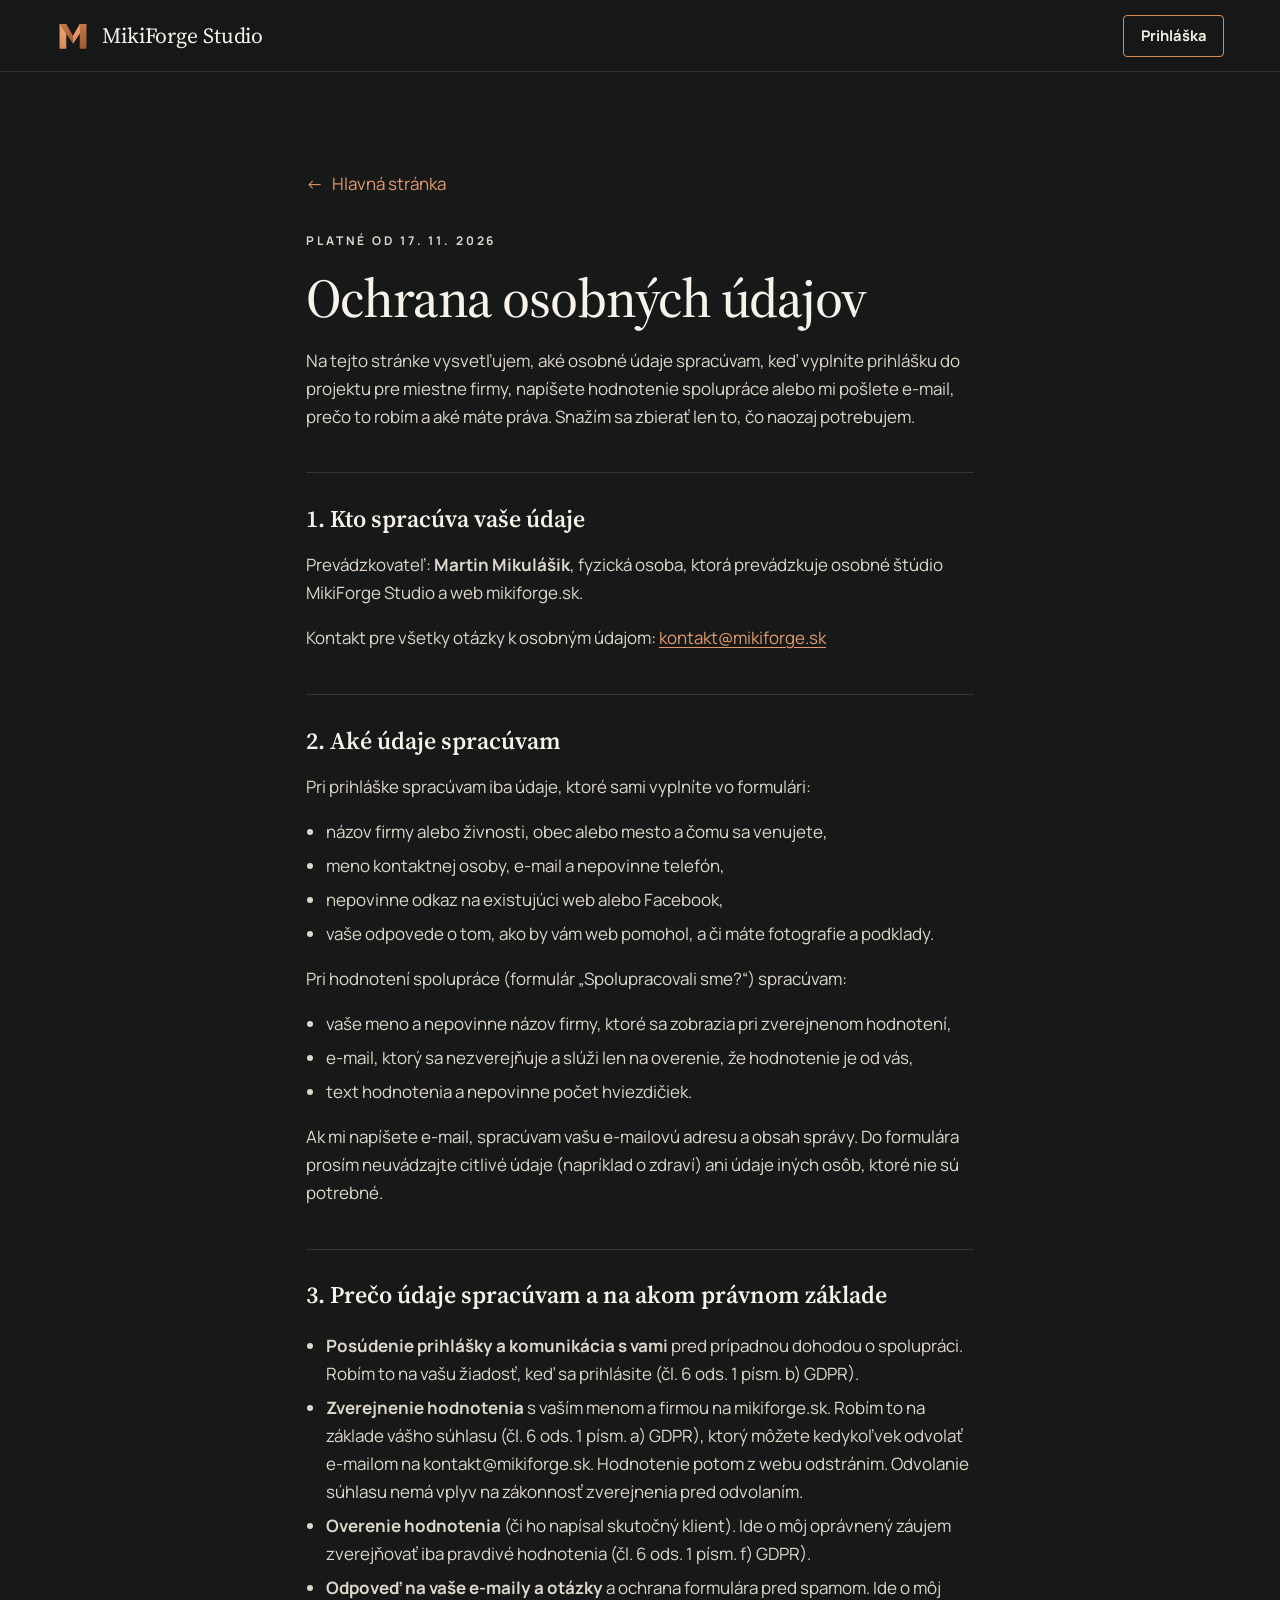
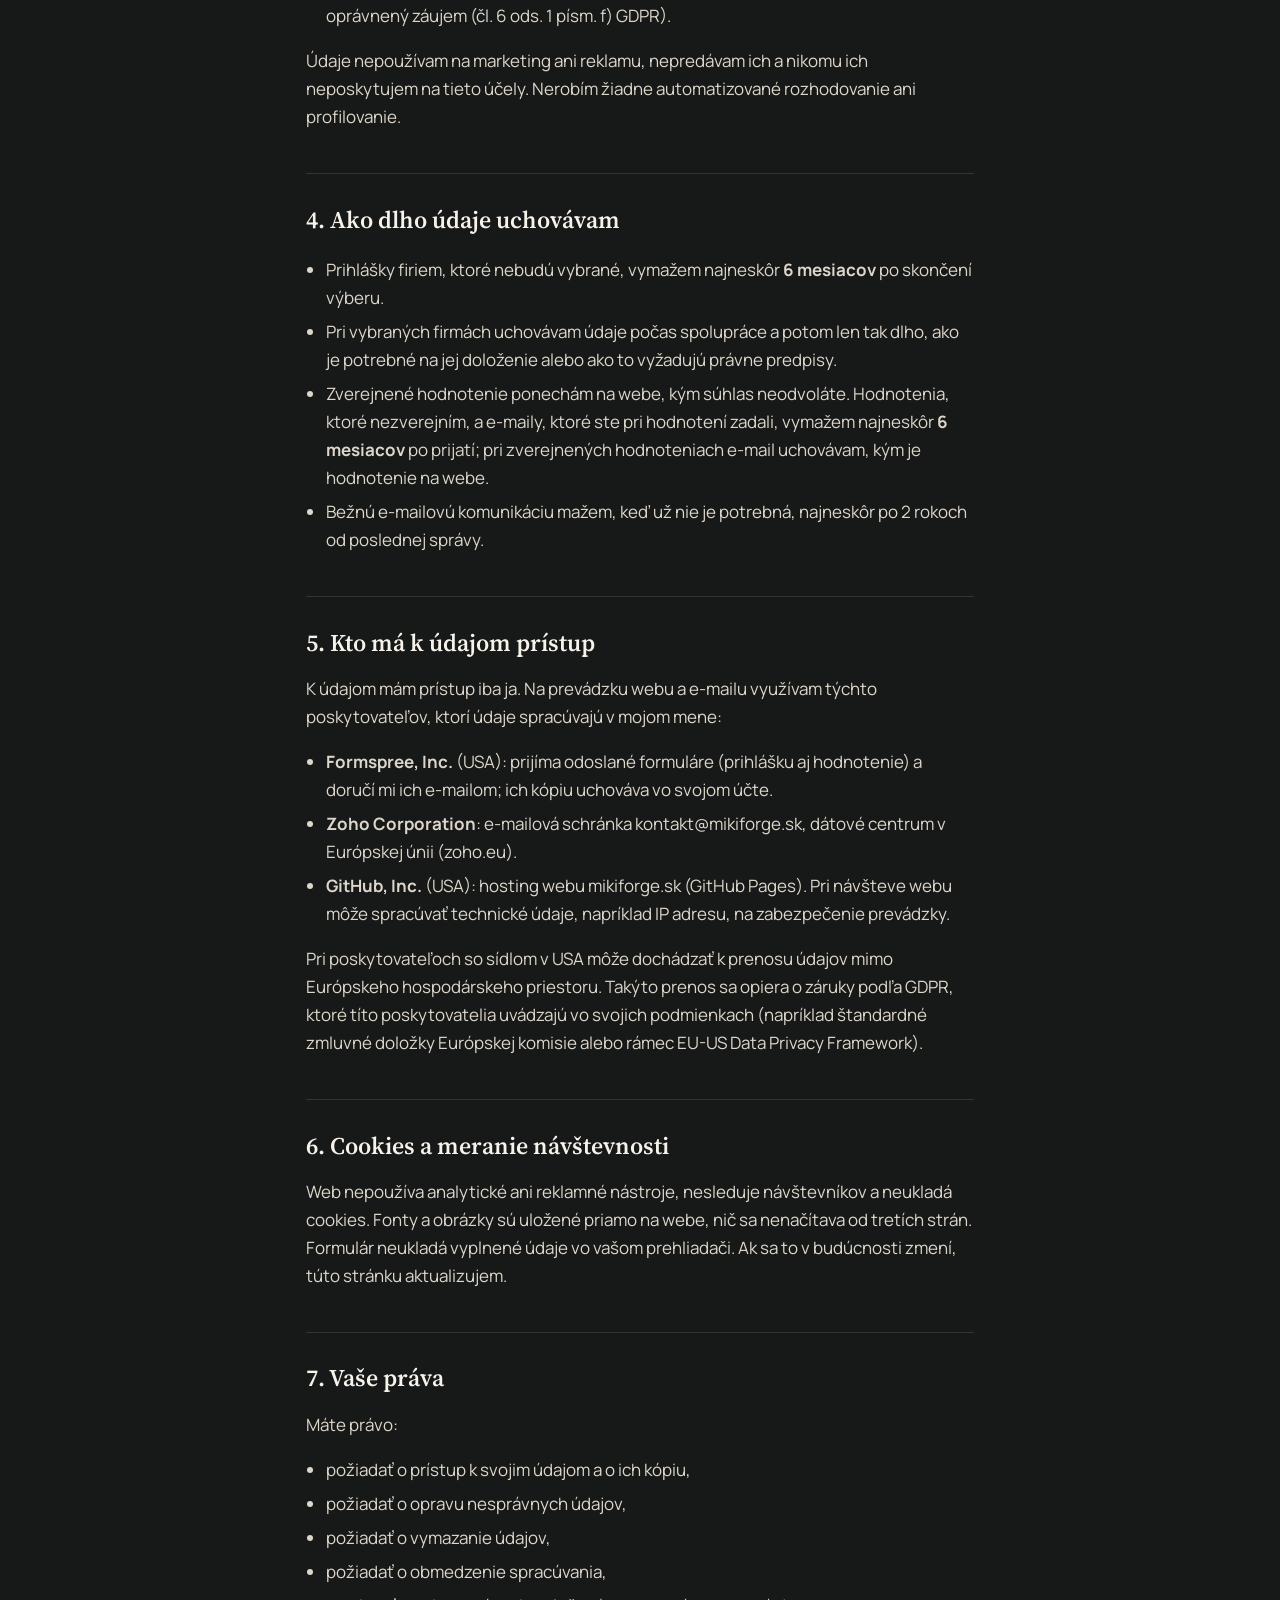
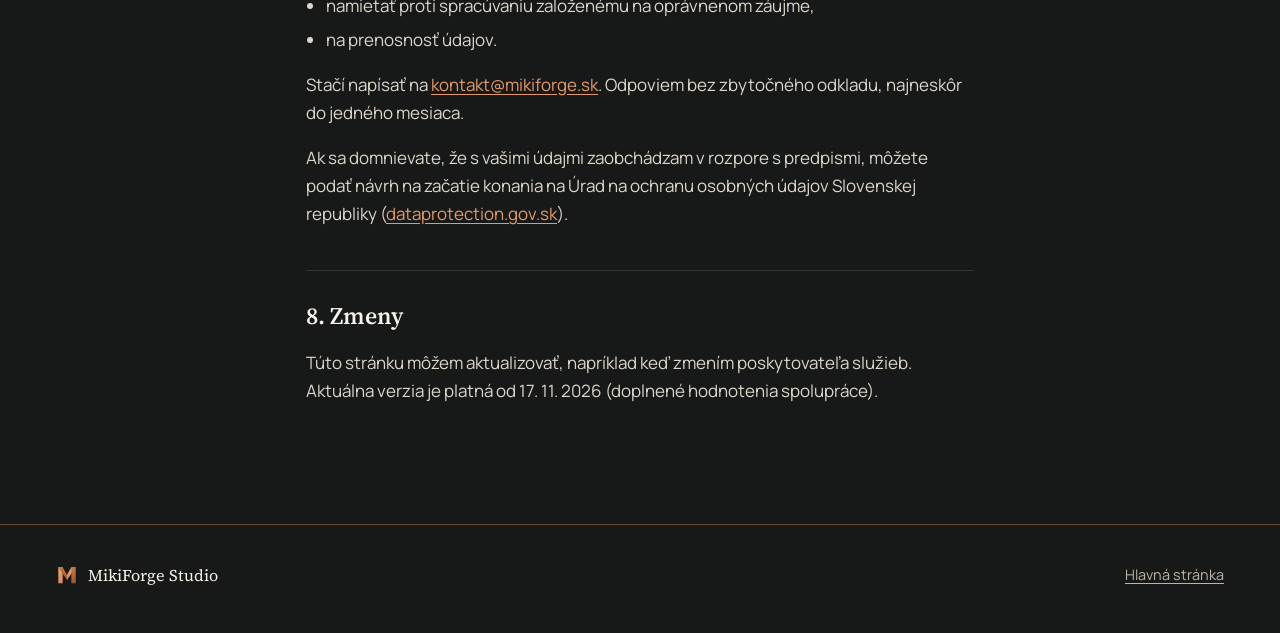
<file: ochrana-osobnych-udajov.html>
<!doctype html>
<html lang="sk" class="no-js">
<head>
  <meta charset="utf-8">
  <meta name="viewport" content="width=device-width, initial-scale=1">
  <title>Ochrana osobných údajov | MikiForge Studio</title>
  <meta name="description" content="Informácie o spracúvaní osobných údajov pri prihláške do projektu MikiForge Studio pre miestne firmy a pri hodnotení spolupráce.">
  <meta name="robots" content="noindex, nofollow">
  <link rel="canonical" href="https://mikiforge.sk/ochrana-osobnych-udajov.html">
  <meta name="theme-color" content="#171918">
  <link rel="icon" href="assets/img/brand/favicon.svg" type="image/svg+xml">
  <link rel="icon" href="assets/img/brand/favicon-32.png" sizes="32x32" type="image/png">
  <link rel="apple-touch-icon" href="assets/img/brand/apple-touch-icon.png">
  <link rel="stylesheet" href="css/styles.css">
  <style>
    .legal { padding: clamp(48px, 7vw, 96px) 0 clamp(64px, 8vw, 112px); }
    .legal__inner { max-width: 780px; }
    .legal h1 { font-family: var(--serif); font-size: clamp(2.2rem, 1.4rem + 3vw, 3.4rem); line-height: 1.08; font-weight: 500; letter-spacing: -.02em; margin-bottom: 1.2rem; }
    .legal h2 { font-family: var(--serif); font-size: 1.5rem; font-weight: 600; margin: 2.6rem 0 .8rem; padding-top: 1.6rem; border-top: 1px solid var(--line); }
    .legal p, .legal li { color: #ddd6ca; }
    .legal ul { padding-left: 1.2em; }
    .legal li + li { margin-top: .35em; }
    .legal a { color: var(--copper-text); text-underline-offset: 3px; }
    .draft-banner { border: 1px dashed rgba(217,138,85,.7); background: rgba(217,138,85,.08); padding: 16px 18px; border-radius: 4px; margin: 0 0 2rem; }
    .draft-banner strong { color: var(--text); }
    .fill { background: rgba(217,138,85,.22); color: #ffd9bf; padding: .05em .4em; border-radius: 3px; font-weight: 600; white-space: normal; }
    .back { display: inline-flex; align-items: center; gap: .5em; min-height: 44px; color: var(--muted); text-decoration: none; margin-bottom: 1.6rem; }
    .back:hover { color: var(--text); }
  </style>
</head>
<body>
  <a class="skip-link" href="#obsah">Preskočiť na obsah</a>
  <header class="site-header">
    <div class="container site-header__inner">
      <a class="brand" href="index.html" aria-label="MikiForge Studio — hlavná stránka">
        <img class="brand__mark" src="assets/img/brand/mikiforge-mark.svg" width="34" height="34" alt="">
        <span class="brand__name">MikiForge <span>Studio</span></span>
      </a>
      <a class="btn btn--outline site-nav__cta" href="index.html#prihlaska" style="white-space:nowrap">Prihláška</a>
    </div>
  </header>

  <main id="obsah" class="legal">
    <div class="container legal__inner">
      <a class="back" href="index.html"><span aria-hidden="true">←</span> Hlavná stránka</a>
      <p class="eyebrow">Platné od 17. 11. 2026</p>
      <h1>Ochrana osobných údajov</h1>

      <p>Na tejto stránke vysvetľujem, aké osobné údaje spracúvam, keď vyplníte prihlášku do projektu pre miestne firmy, napíšete hodnotenie spolupráce alebo mi pošlete e-mail, prečo to robím a aké máte práva. Snažím sa zbierať len to, čo naozaj potrebujem.</p>

      <h2>1. Kto spracúva vaše údaje</h2>
      <p>Prevádzkovateľ: <strong>Martin Mikulášik</strong>, fyzická osoba, ktorá prevádzkuje osobné štúdio MikiForge Studio a web mikiforge.sk.</p>
      <p>Kontakt pre všetky otázky k osobným údajom: <a href="mailto:kontakt@mikiforge.sk">kontakt@mikiforge.sk</a></p>

      <h2>2. Aké údaje spracúvam</h2>
      <p>Pri prihláške spracúvam iba údaje, ktoré sami vyplníte vo formulári:</p>
      <ul>
        <li>názov firmy alebo živnosti, obec alebo mesto a čomu sa venujete,</li>
        <li>meno kontaktnej osoby, e-mail a nepovinne telefón,</li>
        <li>nepovinne odkaz na existujúci web alebo Facebook,</li>
        <li>vaše odpovede o tom, ako by vám web pomohol, a či máte fotografie a podklady.</li>
      </ul>
      <p id="hodnotenia">Pri hodnotení spolupráce (formulár „Spolupracovali sme?“) spracúvam:</p>
      <ul>
        <li>vaše meno a nepovinne názov firmy, ktoré sa zobrazia pri zverejnenom hodnotení,</li>
        <li>e-mail, ktorý sa nezverejňuje a slúži len na overenie, že hodnotenie je od vás,</li>
        <li>text hodnotenia a nepovinne počet hviezdičiek.</li>
      </ul>
      <p>Ak mi napíšete e-mail, spracúvam vašu e-mailovú adresu a obsah správy. Do formulára prosím neuvádzajte citlivé údaje (napríklad o zdraví) ani údaje iných osôb, ktoré nie sú potrebné.</p>

      <h2>3. Prečo údaje spracúvam a na akom právnom základe</h2>
      <ul>
        <li><strong>Posúdenie prihlášky a komunikácia s vami</strong> pred prípadnou dohodou o spolupráci. Robím to na vašu žiadosť, keď sa prihlásite (čl. 6 ods. 1 písm. b) GDPR).</li>
        <li><strong>Zverejnenie hodnotenia</strong> s vaším menom a firmou na mikiforge.sk. Robím to na základe vášho súhlasu (čl. 6 ods. 1 písm. a) GDPR), ktorý môžete kedykoľvek odvolať e-mailom na kontakt@mikiforge.sk. Hodnotenie potom z webu odstránim. Odvolanie súhlasu nemá vplyv na zákonnosť zverejnenia pred odvolaním.</li>
        <li><strong>Overenie hodnotenia</strong> (či ho napísal skutočný klient). Ide o môj oprávnený záujem zverejňovať iba pravdivé hodnotenia (čl. 6 ods. 1 písm. f) GDPR).</li>
        <li><strong>Odpoveď na vaše e-maily a otázky</strong> a ochrana formulára pred spamom. Ide o môj oprávnený záujem (čl. 6 ods. 1 písm. f) GDPR).</li>
      </ul>
      <p>Údaje nepoužívam na marketing ani reklamu, nepredávam ich a nikomu ich neposkytujem na tieto účely. Nerobím žiadne automatizované rozhodovanie ani profilovanie.</p>

      <h2>4. Ako dlho údaje uchovávam</h2>
      <ul>
        <li>Prihlášky firiem, ktoré nebudú vybrané, vymažem najneskôr <strong>6 mesiacov</strong> po skončení výberu.</li>
        <li>Pri vybraných firmách uchovávam údaje počas spolupráce a potom len tak dlho, ako je potrebné na jej doloženie alebo ako to vyžadujú právne predpisy.</li>
        <li>Zverejnené hodnotenie ponechám na webe, kým súhlas neodvoláte. Hodnotenia, ktoré nezverejním, a e-maily, ktoré ste pri hodnotení zadali, vymažem najneskôr <strong>6 mesiacov</strong> po prijatí; pri zverejnených hodnoteniach e-mail uchovávam, kým je hodnotenie na webe.</li>
        <li>Bežnú e-mailovú komunikáciu mažem, keď už nie je potrebná, najneskôr po 2 rokoch od poslednej správy.</li>
      </ul>

      <h2>5. Kto má k údajom prístup</h2>
      <p>K údajom mám prístup iba ja. Na prevádzku webu a e-mailu využívam týchto poskytovateľov, ktorí údaje spracúvajú v mojom mene:</p>
      <ul>
        <li><strong>Formspree, Inc.</strong> (USA): prijíma odoslané formuláre (prihlášku aj hodnotenie) a doručí mi ich e-mailom; ich kópiu uchováva vo svojom účte.</li>
        <li><strong>Zoho Corporation</strong>: e-mailová schránka kontakt@mikiforge.sk, dátové centrum v Európskej únii (zoho.eu).</li>
        <li><strong>GitHub, Inc.</strong> (USA): hosting webu mikiforge.sk (GitHub Pages). Pri návšteve webu môže spracúvať technické údaje, napríklad IP adresu, na zabezpečenie prevádzky.</li>
      </ul>
      <p>Pri poskytovateľoch so sídlom v USA môže dochádzať k prenosu údajov mimo Európskeho hospodárskeho priestoru. Takýto prenos sa opiera o záruky podľa GDPR, ktoré títo poskytovatelia uvádzajú vo svojich podmienkach (napríklad štandardné zmluvné doložky Európskej komisie alebo rámec EU-US Data Privacy Framework).</p>

      <h2>6. Cookies a meranie návštevnosti</h2>
      <p>Web nepoužíva analytické ani reklamné nástroje, nesleduje návštevníkov a neukladá cookies. Fonty a obrázky sú uložené priamo na webe, nič sa nenačítava od tretích strán. Formulár neukladá vyplnené údaje vo vašom prehliadači. Ak sa to v budúcnosti zmení, túto stránku aktualizujem.</p>

      <h2>7. Vaše práva</h2>
      <p>Máte právo:</p>
      <ul>
        <li>požiadať o prístup k svojim údajom a o ich kópiu,</li>
        <li>požiadať o opravu nesprávnych údajov,</li>
        <li>požiadať o vymazanie údajov,</li>
        <li>požiadať o obmedzenie spracúvania,</li>
        <li>namietať proti spracúvaniu založenému na oprávnenom záujme,</li>
        <li>na prenosnosť údajov.</li>
      </ul>
      <p>Stačí napísať na <a href="mailto:kontakt@mikiforge.sk">kontakt@mikiforge.sk</a>. Odpoviem bez zbytočného odkladu, najneskôr do jedného mesiaca.</p>
      <p>Ak sa domnievate, že s vašimi údajmi zaobchádzam v rozpore s predpismi, môžete podať návrh na začatie konania na Úrad na ochranu osobných údajov Slovenskej republiky (<a href="https://dataprotection.gov.sk" rel="noopener">dataprotection.gov.sk</a>).</p>

      <h2>8. Zmeny</h2>
      <p>Túto stránku môžem aktualizovať, napríklad keď zmením poskytovateľa služieb. Aktuálna verzia je platná od 17. 11. 2026 (doplnené hodnotenia spolupráce).</p>
    </div>
  </main>

  <footer class="site-footer">
    <div class="container site-footer__inner">
      <p class="site-footer__brand"><img src="assets/img/brand/mikiforge-mark.svg" width="22" height="22" alt="">MikiForge Studio</p>
      <ul class="site-footer__links"><li><a href="index.html">Hlavná stránka</a></li></ul>
    </div>
  </footer>
  <script>document.documentElement.classList.replace('no-js', 'js');</script>
</body>
</html>
</file>
<file: css/styles.css>
/* =========================================================
   MikiForge Studio v0.1 — štýly
   Farby a typografia sú v :root (sekcia 1). Úprava jednej
   premennej sa prejaví na celom webe.
   ========================================================= */

/* ---------- 0. Fonty (lokálne, licencia SIL OFL — assets/fonts) ---------- */
@font-face {
  font-family: "Source Serif 4";
  src: url("../assets/fonts/source-serif-4-var.woff") format("woff");
  font-weight: 200 900;
  font-style: normal;
  font-display: swap;
}
@font-face {
  font-family: "Manrope";
  src: url("../assets/fonts/manrope-var.woff") format("woff");
  font-weight: 200 800;
  font-style: normal;
  font-display: swap;
}

/* ---------- 1. Premenné ---------- */
:root {
  --bg: #171918;
  --bg-deep: #121413;
  --bg-raised: #1f2220;
  --line: rgba(247, 243, 235, 0.12);
  --line-strong: rgba(247, 243, 235, 0.22);
  --text: #f7f3eb;
  --muted: #bdb5a8;
  --copper: #d98a55;
  --copper-text: #e39a68;      /* medená pre text na tmavom */
  --copper-btn: #a95d31;       /* pozadie tlačidla — kontrast so svetlým textom */
  --copper-btn-hover: #93501f;
  --cream: #f1e9dc;
  --cream-line: rgba(38, 30, 22, 0.16);
  --ink: #1d1a17;              /* text na krémovom */
  --ink-muted: #5a5047;
  --copper-on-cream: #8f4a1f;
  --error: #ff9b8a;
  --error-on-cream: #a3271a;
  --success: #9fd4a3;

  --serif: "Source Serif 4", Georgia, "Times New Roman", serif;
  --sans: "Manrope", "Segoe UI", Roboto, Helvetica, Arial, sans-serif;

  --container: 1200px;
  --gutter: clamp(20px, 5vw, 56px);
  --header-h: 72px;
  --radius: 4px;
  --ease: cubic-bezier(.2, .7, .2, 1);
}

/* ---------- 2. Základ ---------- */
*, *::before, *::after { box-sizing: border-box; }

html {
  -webkit-text-size-adjust: 100%;
  text-size-adjust: 100%;
  scroll-behavior: smooth;
  scroll-padding-top: calc(var(--header-h) + 12px);
}

body {
  margin: 0;
  background: var(--bg);
  color: var(--text);
  font-family: var(--sans);
  font-size: 1.0625rem;
  line-height: 1.65;
  font-weight: 400;
  -webkit-font-smoothing: antialiased;
  overflow-x: hidden;
}

img, svg { display: block; max-width: 100%; height: auto; }
picture { display: block; }

a { color: inherit; }
p { margin: 0 0 1em; }
h1, h2, h3, h4 { margin: 0; font-weight: 500; }

:focus-visible {
  outline: 2px solid var(--copper);
  outline-offset: 3px;
  border-radius: 2px;
}

::selection { background: var(--copper); color: #1a1310; }

.container {
  width: 100%;
  max-width: calc(var(--container) + 2 * var(--gutter));
  margin: 0 auto;
  padding: 0 var(--gutter);
}

.visually-hidden {
  position: absolute !important;
  width: 1px; height: 1px;
  padding: 0; margin: -1px;
  overflow: hidden; clip: rect(0 0 0 0);
  white-space: nowrap; border: 0;
}

.skip-link {
  position: absolute; left: 12px; top: -60px; z-index: 100;
  background: var(--cream); color: var(--ink);
  padding: 10px 16px; font-weight: 700; text-decoration: none;
  border-radius: var(--radius);
}
.skip-link:focus { top: 12px; }


/* ---------- 3. Typografické prvky ---------- */
.eyebrow {
  font-family: var(--sans);
  font-size: 0.75rem;
  font-weight: 700;
  letter-spacing: 0.24em;
  text-transform: uppercase;
  color: var(--copper-text);
  margin: 0 0 1.1rem;
}
.eyebrow--dark { color: var(--copper-on-cream); }

.section-title {
  font-family: var(--serif);
  font-size: clamp(2.1rem, 1.3rem + 3vw, 3.5rem);
  line-height: 1.08;
  letter-spacing: -0.015em;
  font-weight: 500;
  font-optical-sizing: auto;
}

/* ---------- 4. Tlačidlá a odkazy ---------- */
.btn {
  --_bg: transparent;
  display: inline-flex; align-items: center; justify-content: center; gap: .6em;
  min-height: 48px;
  padding: 0.8em 1.5em;
  font-family: var(--sans);
  font-size: 1rem; font-weight: 700; letter-spacing: 0.01em;
  line-height: 1.2;
  text-decoration: none;
  border: 1px solid transparent;
  border-radius: var(--radius);
  background: var(--_bg);
  cursor: pointer;
  transition: background-color .2s var(--ease), border-color .2s var(--ease), color .2s var(--ease), transform .2s var(--ease);
}
.btn__arrow { display: inline-block; transition: transform .25s var(--ease); }
.btn:hover .btn__arrow { transform: translateX(3px); }

.btn--primary { --_bg: var(--copper-btn); color: #fff9f2; box-shadow: 0 10px 30px -14px rgba(217, 138, 85, .8); }
.btn--primary:hover { --_bg: var(--copper-btn-hover); }
.btn--primary:active { transform: translateY(1px); }

.btn--outline { color: var(--text); border-color: var(--copper); }
.btn--outline:hover { background: rgba(217, 138, 85, .12); }

.btn[disabled], .btn[aria-disabled="true"] { opacity: .65; cursor: not-allowed; box-shadow: none; }

.link-underline {
  display: inline-flex; align-items: center; min-height: 48px;
  color: var(--text); font-weight: 600; text-decoration: none;
  background: linear-gradient(var(--copper), var(--copper)) left calc(100% - 10px) / 100% 1px no-repeat;
  transition: background-size .3s var(--ease), color .2s;
}
.link-underline:hover { color: var(--copper-text); }
.link-underline--dark { color: var(--ink); background-image: linear-gradient(var(--copper-on-cream), var(--copper-on-cream)); }
.link-underline--dark:hover { color: var(--copper-on-cream); }

/* ---------- 5. Hlavička ---------- */
.site-header {
  position: sticky; top: 0; z-index: 50;
  height: var(--header-h);
  background: rgba(23, 25, 24, .94);
  border-bottom: 1px solid var(--line);
}
@supports (backdrop-filter: blur(8px)) {
  .site-header { background: rgba(23, 25, 24, .82); backdrop-filter: blur(10px); }
}
.site-header__inner { height: 100%; display: flex; align-items: center; justify-content: space-between; gap: 24px; }

.brand { display: inline-flex; align-items: center; gap: 12px; text-decoration: none; flex-shrink: 0; }
.brand__mark { width: 34px; height: 34px; }
.brand__name { font-family: var(--serif); font-size: 1.35rem; letter-spacing: -0.005em; line-height: 1; }
.brand__name span { color: var(--text); }

.site-nav { display: flex; align-items: center; gap: 32px; }
.site-nav__list { list-style: none; margin: 0; padding: 0; display: flex; gap: 28px; }
.site-nav__list a {
  display: inline-block; padding: 8px 0;
  font-size: .95rem; font-weight: 500; text-decoration: none; color: var(--text);
  opacity: .88;
  background: linear-gradient(var(--copper), var(--copper)) left bottom / 0 1px no-repeat;
  transition: background-size .25s var(--ease), opacity .2s;
}
.site-nav__list a:hover { opacity: 1; background-size: 100% 1px; }
.site-nav__cta { min-height: 42px; padding: .6em 1.15em; font-size: .92rem; }

.nav-toggle { display: none; }

/* ---------- 6. Úvod ---------- */
.hero { position: relative; overflow: hidden; padding: clamp(48px, 7vw, 96px) 0 clamp(56px, 7vw, 100px); }
/* Na počítači úvod vyplní celú prvú obrazovku — krémová sekcia nevykukne spod okraja */
@media (min-width: 961px) {
  .hero {
    min-height: calc(100vh - var(--header-h));
    min-height: calc(100svh - var(--header-h));
    display: flex; align-items: center;
  }
  .hero > .container { width: 100%; }
}
.hero__bg {
  position: absolute; inset: 0; pointer-events: none;
  background:
    radial-gradient(60% 70% at 78% 40%, rgba(217, 138, 85, .16), transparent 70%),
    radial-gradient(40% 50% at 10% 100%, rgba(217, 138, 85, .06), transparent 70%),
    linear-gradient(180deg, #1a1c1b 0%, var(--bg) 100%);
}
.hero__bg::after { /* jemná mriežka dielne */
  content: ""; position: absolute; inset: 0;
  background-image:
    linear-gradient(var(--line) 1px, transparent 1px),
    linear-gradient(90deg, var(--line) 1px, transparent 1px);
  background-size: 120px 120px;
  opacity: .25;
  -webkit-mask-image: radial-gradient(70% 80% at 70% 40%, #000 0%, transparent 75%);
  mask-image: radial-gradient(70% 80% at 70% 40%, #000 0%, transparent 75%);
}

.hero__grid {
  position: relative;
  display: grid;
  grid-template-columns: minmax(0, 1.08fr) minmax(0, 1fr);
  align-items: center;
  gap: clamp(32px, 4vw, 64px);
}

.hero__title {
  font-family: var(--serif);
  font-size: clamp(2.6rem, 1.2rem + 4.2vw, 4.5rem);
  line-height: 1.02;
  letter-spacing: -0.025em;
  font-weight: 500;
  margin-bottom: 1.4rem;
}
.hero__title span { display: inline-block; }
@media (min-width: 1081px) { .hero__title span { white-space: nowrap; } }
.section-title, .local__title, .project__title, .faq__item summary { text-wrap: balance; }
.hero__lead, .local__lead, .about__lead { text-wrap: pretty; }
.hero__lead { font-size: clamp(1.08rem, 1rem + .4vw, 1.3rem); color: #e8e1d5; max-width: 30ch; margin-bottom: 2rem; }
.hero__actions { display: flex; flex-wrap: wrap; align-items: center; gap: 16px 32px; }

.hero__process {
  list-style: none; margin: clamp(40px, 6vw, 72px) 0 0; padding: 4px 0 4px 22px;
  border-left: 1px solid var(--copper);
  display: grid; gap: 6px;
  font-size: .72rem; letter-spacing: .26em; text-transform: uppercase; color: var(--muted);
}

.hero__visual { margin: 0; position: relative; }
.devices { position: relative; padding: 0 0 6% 14%; }

.laptop { position: relative; }
.laptop__lid {
  background: linear-gradient(160deg, #3a3d3c, #1c1e1d);
  border-radius: 14px 14px 4px 4px;
  padding: 2.2% 2.2% 2.6%;
  box-shadow: 0 0 0 1px rgba(255,255,255,.08) inset, 0 40px 80px -30px rgba(0,0,0,.8);
}
.laptop__screen { position: relative; aspect-ratio: 16 / 10; overflow: hidden; border-radius: 3px; background: #0b0c0c; }
.laptop__screen img { width: 100%; height: 100%; object-fit: cover; object-position: top center; }
.laptop__base {
  position: relative; height: 0; padding-bottom: 3.4%;
  margin: 0 -7%;
  background: linear-gradient(180deg, #4a4d4c 0%, #2a2c2b 55%, #161817 100%);
  border-radius: 0 0 16px 16px;
}
.laptop__base::before {
  content: ""; position: absolute; left: 41%; right: 41%; top: 0; height: 32%;
  background: #1a1c1b; border-radius: 0 0 8px 8px;
}

.phone {
  position: absolute; left: 0; bottom: 0; width: 24%;
  background: linear-gradient(160deg, #3b3e3d, #151716);
  border-radius: 22px;
  padding: 2.4% 2.2%;
  box-shadow: 0 0 0 1px rgba(255,255,255,.1) inset, 0 30px 60px -20px rgba(0,0,0,.9);
}
.phone__screen { aspect-ratio: 390 / 800; overflow: hidden; border-radius: 15px; background: #0b0c0c; }
.phone__screen img { width: 100%; height: 100%; object-fit: cover; object-position: top center; }

.hero__caption {
  margin-top: 18px; padding-left: 14%;
  font-size: .82rem; color: var(--muted);
}
.hero__caption a { color: var(--copper-text); text-underline-offset: 3px; }

/* ---------- 7. Projekt pre miestne firmy (krémová) ---------- */
.local {
  position: relative; overflow: hidden;
  background: var(--cream);
  color: var(--ink);
  padding: clamp(64px, 8vw, 112px) 0;
}
.local__sketch {
  position: absolute; right: -40px; top: 30px;
  width: clamp(220px, 28vw, 380px); color: #8a6b52; opacity: .5; pointer-events: none;
}
.local .container { position: relative; }
.local__head { max-width: 820px; }
.status-pill {
  display: inline-block; margin-left: .8em; vertical-align: 1px;
  padding: .35em .8em; border: 1px solid currentColor; border-radius: 99px;
  font-size: .62rem; letter-spacing: .16em; line-height: 1;
}
.local__title {
  font-family: var(--serif);
  font-size: clamp(2.3rem, 1.2rem + 4vw, 4.4rem);
  line-height: 1.04; letter-spacing: -0.025em; font-weight: 600;
  margin-bottom: 1.4rem;
}
.local__lead { font-family: var(--serif); font-size: clamp(1.15rem, 1rem + .6vw, 1.45rem); line-height: 1.5; color: var(--ink); max-width: 46ch; }
.local__why { margin: 1.4rem 0 0; color: #3b342e; max-width: 62ch; }
.local__cost {
  margin: 1.6rem 0 1rem; padding: 14px 18px;
  border-left: 3px solid var(--copper);
  background: rgba(255, 255, 255, .45);
  color: var(--ink); max-width: 62ch;
}
.local__region { color: var(--ink-muted); font-size: .98rem; }
.local__municipalities { display: block; margin-top: .3em; }

.scope {
  display: grid; grid-template-columns: repeat(3, minmax(0, 1fr));
  gap: 0; margin-top: clamp(40px, 5vw, 64px);
  border-top: 1px solid var(--cream-line);
}
.scope__col { padding: 28px 28px 8px 0; }
.scope__col + .scope__col { padding-left: 28px; border-left: 1px solid var(--cream-line); }
.scope__title { font-family: var(--serif); font-size: 1.35rem; font-weight: 600; margin-bottom: 1rem; }
.scope__list { list-style: none; margin: 0; padding: 0; display: grid; gap: .5rem; }
.scope__list li { position: relative; padding-left: 26px; line-height: 1.5; }
.scope__list li::before { position: absolute; left: 0; top: 0; font-weight: 700; }
.scope__list--in li::before { content: "✓"; color: var(--copper-on-cream); }
.scope__list--out li { color: var(--ink-muted); }
.scope__list--out li::before { content: "–"; color: var(--ink-muted); }
.scope__col--note p { color: #3b342e; font-size: .98rem; }
.scope__small { font-size: .9rem !important; color: var(--ink-muted) !important; font-style: italic; }

.process { margin-top: clamp(48px, 6vw, 80px); padding-top: clamp(36px, 4vw, 48px); border-top: 1px solid var(--cream-line); }
.process__title { font-family: var(--serif); font-size: clamp(1.6rem, 1.2rem + 1.4vw, 2.2rem); font-weight: 600; margin-bottom: 2rem; }
.process__steps {
  list-style: none; margin: 0; padding: 0;
  display: grid; grid-template-columns: repeat(4, minmax(0, 1fr)); gap: 28px;
}
.process__step { position: relative; }
.process__num {
  display: flex; align-items: center; gap: 14px;
  font-family: var(--serif); font-size: 1.5rem; font-weight: 600; color: var(--copper-on-cream);
  margin-bottom: .6rem;
}
.process__num::after { content: ""; flex: 1; height: 1px; background: rgba(169, 93, 49, .45); }
.process__step:last-child .process__num::after { display: none; }
.process__step h4 { font-family: var(--serif); font-size: 1.2rem; font-weight: 600; margin-bottom: .4rem; line-height: 1.3; }
.process__step p { font-size: .95rem; color: #4a423b; margin: 0; }
.process__note { margin: 2rem 0 1.6rem; color: var(--ink-muted); font-size: .95rem; max-width: 70ch; }
.process__actions { display: flex; flex-wrap: wrap; align-items: center; gap: 16px 32px; }
.local :focus-visible { outline-color: var(--copper-on-cream); }

/* ---------- 8. Projekty ---------- */
.projects { padding: clamp(72px, 9vw, 128px) 0; }
.section-head {
  display: grid; grid-template-columns: minmax(0, 1.2fr) minmax(0, .8fr); align-items: end; gap: 24px 64px;
  padding-bottom: clamp(36px, 4vw, 56px); margin-bottom: clamp(40px, 5vw, 72px);
  border-bottom: 1px solid var(--line);
}
.section-head__aside { color: var(--muted); margin: 0; max-width: 40ch; border-left: 1px solid var(--line); padding-left: 24px; }

.project {
  display: grid; grid-template-columns: minmax(0, 1.25fr) minmax(0, 1fr);
  gap: clamp(32px, 5vw, 80px); align-items: center;
}
.project + .project { margin-top: clamp(80px, 10vw, 140px); }
.project--alt .project__media { order: 2; }

.project__media { position: relative; padding-bottom: 12%; }
.browser {
  border: 1px solid var(--line-strong); border-radius: 8px; overflow: hidden;
  background: #0f1110;
  box-shadow: 0 40px 80px -40px rgba(0,0,0,.9);
}
.browser__bar {
  display: flex; align-items: center; gap: 6px;
  height: 30px; padding: 0 12px; border-bottom: 1px solid var(--line);
  background: #232624;
}
.browser__bar span { width: 9px; height: 9px; border-radius: 50%; background: #45494a; }
.browser__bar em {
  margin-left: 12px; font-style: normal; font-size: .7rem; color: var(--muted);
  white-space: nowrap; overflow: hidden; text-overflow: ellipsis;
}
.browser img { width: 100%; aspect-ratio: 16 / 10; object-fit: cover; object-position: top; }

.project__detail {
  position: absolute; right: -4%; bottom: 0; width: 42%; margin: 0;
  border: 1px solid var(--line-strong); border-radius: 6px; overflow: hidden;
  background: var(--bg-raised);
  box-shadow: 0 30px 60px -20px rgba(0,0,0,.95);
}
.project--alt .project__detail { right: auto; left: -4%; }
.project__detail img { width: 100%; aspect-ratio: 16 / 9; object-fit: cover; object-position: top; }
.project__detail figcaption {
  padding: 7px 12px; font-size: .72rem; letter-spacing: .14em; text-transform: uppercase; color: var(--muted);
  border-top: 1px solid var(--line);
}

.project__kicker {
  display: flex; align-items: center; gap: 14px;
  font-size: .75rem; font-weight: 700; letter-spacing: .22em; text-transform: uppercase; color: var(--copper-text);
}
.project__kicker span { font-family: var(--serif); font-size: 1.1rem; letter-spacing: 0; color: var(--muted); font-weight: 500; }
.project__title {
  font-family: var(--serif); font-size: clamp(2rem, 1.4rem + 2vw, 3rem); line-height: 1.08;
  font-weight: 500; letter-spacing: -0.015em; margin: .2rem 0 1.2rem;
}
.project__title::after { content: ""; display: block; width: 44px; height: 1px; background: var(--copper); margin-top: 1.1rem; }
.project__body p { color: #ddd6ca; }
.tags { list-style: none; margin: 1.4rem 0 1.8rem; padding: 0; display: flex; flex-wrap: wrap; gap: 8px; }
.tags li { font-size: .78rem; padding: .35em .85em; border: 1px solid var(--line-strong); border-radius: 99px; color: var(--muted); }
.checks { list-style: none; margin: .4rem 0 1.8rem; padding: 0; display: grid; gap: .45rem; }
.checks li { position: relative; padding-left: 26px; color: #ddd6ca; }
.checks li::before { content: ""; position: absolute; left: 2px; top: .7em; width: 12px; height: 1px; background: var(--copper); }

/* ---------- 9. O štúdiu ---------- */
.about { padding: clamp(72px, 9vw, 128px) 0; background: var(--bg-deep); border-top: 1px solid var(--line); border-bottom: 1px solid var(--line); }
.about__grid { display: grid; grid-template-columns: minmax(0, .8fr) minmax(0, 1.2fr); gap: clamp(40px, 6vw, 96px); align-items: center; }
.monogram {
  position: relative; aspect-ratio: 4 / 5; max-width: 420px;
  display: flex; flex-direction: column; align-items: center; justify-content: center; gap: 18px;
  border: 1px solid var(--line-strong);
  background:
    radial-gradient(70% 60% at 50% 40%, rgba(217, 138, 85, .14), transparent 70%),
    repeating-linear-gradient(90deg, transparent 0 39px, rgba(247,243,235,.04) 39px 40px),
    repeating-linear-gradient(0deg, transparent 0 39px, rgba(247,243,235,.04) 39px 40px),
    var(--bg);
}
.monogram::before, .monogram::after {
  content: ""; position: absolute; width: 28px; height: 28px; border-color: var(--copper); border-style: solid;
}
.monogram::before { top: 14px; left: 14px; border-width: 1px 0 0 1px; }
.monogram::after { bottom: 14px; right: 14px; border-width: 0 1px 1px 0; }
.monogram__letters {
  font-family: var(--serif); font-size: clamp(5rem, 3rem + 7vw, 8.5rem); line-height: .9; font-weight: 400;
  letter-spacing: -0.06em; color: var(--copper);
}
.monogram__rule { width: 48px; height: 1px; background: var(--line-strong); }
.monogram__caption { font-size: .72rem; letter-spacing: .3em; text-transform: uppercase; color: var(--muted); }

.about__lead { font-family: var(--serif); font-size: clamp(1.2rem, 1.05rem + .6vw, 1.5rem); line-height: 1.45; margin-top: 1.4rem; }
.about__text p:not(.eyebrow):not(.about__lead) { color: #d9d2c6; max-width: 62ch; }
.principles { list-style: none; margin: 2.2rem 0 0; padding: 0; display: grid; grid-template-columns: repeat(3, minmax(0, 1fr)); gap: 24px; border-top: 1px solid var(--line); padding-top: 24px; }
.principles strong { display: block; font-family: var(--serif); font-weight: 600; font-size: 1.1rem; margin-bottom: .3rem; }
.principles span { font-size: .92rem; color: var(--muted); line-height: 1.5; display: block; }

/* ---------- 10. Otázky ---------- */
.faq { padding: clamp(72px, 9vw, 128px) 0; }
.faq__grid { display: grid; grid-template-columns: minmax(0, .8fr) minmax(0, 1.4fr); gap: clamp(32px, 6vw, 96px); align-items: start; }
.faq__intro { color: var(--muted); margin-top: 1.2rem; }
.faq__list { border-top: 1px solid var(--line); }
.faq__item { border-bottom: 1px solid var(--line); }
.faq__item summary {
  position: relative; list-style: none; cursor: pointer;
  padding: 22px 48px 22px 0;
  font-family: var(--serif); font-size: clamp(1.1rem, 1rem + .4vw, 1.3rem); font-weight: 500; line-height: 1.35;
  transition: color .2s;
}
.faq__item summary::-webkit-details-marker { display: none; }
.faq__item summary::after {
  content: ""; position: absolute; right: 6px; top: 50%; width: 12px; height: 12px; margin-top: -9px;
  border-right: 1.5px solid var(--copper); border-bottom: 1.5px solid var(--copper);
  transform: rotate(45deg); transition: transform .25s var(--ease);
}
.faq__item[open] summary::after { transform: rotate(-135deg); margin-top: -3px; }
.faq__item summary:hover { color: var(--copper-text); }
.faq__answer { padding: 0 48px 24px 0; color: #d6cfc3; }
.faq__answer p { margin: 0; }

/* ---------- 11. Prihláška ---------- */
.apply { padding: clamp(72px, 9vw, 128px) 0; background: var(--bg-deep); border-top: 1px solid var(--line); }
.apply__grid { display: grid; grid-template-columns: minmax(0, .75fr) minmax(0, 1.5fr); gap: clamp(32px, 5vw, 80px); align-items: start; }
.apply__intro { position: sticky; top: calc(var(--header-h) + 32px); }
.apply__intro p:not(.eyebrow) { color: #d9d2c6; margin-top: 1.2rem; }
.apply__small { font-size: .9rem; color: var(--muted) !important; }
.apply__small a { color: var(--copper-text); text-underline-offset: 3px; }
.apply__contact { margin-top: 1.8rem; padding: 16px 0 4px 18px; border-left: 1px solid var(--copper); }
.apply__contact-label { margin: 0 0 .2rem !important; font-size: .82rem; letter-spacing: .14em; text-transform: uppercase; color: var(--muted) !important; }
.apply__contact-link { font-family: var(--serif); font-size: clamp(1.15rem, 1rem + .5vw, 1.35rem); color: var(--text); text-decoration-color: var(--copper); text-underline-offset: 5px; overflow-wrap: anywhere; }
.apply__contact-link:hover { color: var(--copper-text); }
.req { color: var(--copper-text); font-weight: 700; }
.opt { color: var(--muted); font-weight: 400; font-size: .88em; }

.apply__panel { border: 1px solid var(--line-strong); background: var(--bg); padding: clamp(20px, 3.5vw, 44px); border-radius: 6px; }

.form-mode {
  display: flex; gap: 14px; align-items: flex-start;
  padding: 16px 18px; margin-bottom: 28px;
  border: 1px dashed rgba(217, 138, 85, .6); border-radius: var(--radius);
  background: rgba(217, 138, 85, .07);
}
.form-mode p { margin: 0; font-size: .95rem; color: #e1dacd; }
.form-mode strong { display: block; color: var(--text); margin-bottom: 2px; }
.form-mode__dot { flex: 0 0 10px; height: 10px; margin-top: 7px; border-radius: 50%; background: var(--copper); }
.form-mode.is-live { border-style: solid; border-color: rgba(159, 212, 163, .5); background: rgba(159, 212, 163, .06); }
.form-mode.is-live .form-mode__dot { background: var(--success); }
.form-noscript { padding: 12px 16px; border: 1px solid var(--line-strong); color: var(--muted); }

.form__grid { display: grid; grid-template-columns: repeat(2, minmax(0, 1fr)); gap: 22px 22px; }
.field { display: flex; flex-direction: column; min-width: 0; }
.field--full { grid-column: 1 / -1; }
.field label, .field legend { font-weight: 600; font-size: .95rem; margin-bottom: 8px; color: var(--text); }
.field input[type="text"], .field input[type="email"], .field input[type="tel"], .field textarea {
  width: 100%;
  font: inherit; font-size: 1rem; color: var(--text);
  background: #232624;
  border: 1px solid rgba(247, 243, 235, .28);
  border-radius: var(--radius);
  padding: 13px 14px;
  min-height: 50px;
  transition: border-color .2s, box-shadow .2s, background-color .2s;
}
.field textarea { resize: vertical; min-height: 130px; line-height: 1.5; }
.field input:hover, .field textarea:hover { border-color: rgba(247, 243, 235, .45); }
.field input:focus, .field textarea:focus { outline: none; border-color: var(--copper); box-shadow: 0 0 0 3px rgba(217, 138, 85, .3); background: #262927; }
.field [aria-invalid="true"] { border-color: var(--error) !important; }
.field [aria-invalid="true"]:focus { box-shadow: 0 0 0 3px rgba(255, 155, 138, .25); }
.field__hint { font-size: .85rem; color: var(--muted); margin: 6px 0 0; }
.field__error { margin: 6px 0 0; font-size: .9rem; font-weight: 600; color: var(--error); }
.field__error:empty { display: none; }
.field__error::before { content: "! "; }

.choice { border: 0; padding: 0; margin: 0; }
.choice legend { padding: 0; }
.choice__row { display: flex; flex-wrap: wrap; gap: 10px; }
.choice__opt { position: relative; cursor: pointer; }
.choice__opt input { position: absolute; opacity: 0; width: 1px; height: 1px; }
.choice__opt span {
  display: inline-flex; align-items: center; gap: 10px; min-height: 46px;
  padding: 10px 18px 10px 14px;
  border: 1px solid rgba(247, 243, 235, .28); border-radius: var(--radius);
  background: #232624; font-weight: 500;
  transition: border-color .2s, background-color .2s;
}
.choice__opt span::before {
  content: ""; width: 16px; height: 16px; border-radius: 50%;
  border: 1.5px solid rgba(247, 243, 235, .6); box-sizing: border-box;
  transition: border-width .15s, border-color .15s;
}
.choice__opt:hover span { border-color: rgba(247, 243, 235, .5); }
.choice__opt input:checked + span { border-color: var(--copper); background: rgba(217, 138, 85, .12); }
.choice__opt input:checked + span::before { border: 5px solid var(--copper); }
.choice__opt input:focus-visible + span { outline: 2px solid var(--copper); outline-offset: 3px; }
.choice.is-invalid .choice__opt span { border-color: var(--error); }

.hp { position: absolute !important; left: -10000px; width: 1px; height: 1px; overflow: hidden; }

.form__footer { display: flex; flex-wrap: wrap; align-items: center; gap: 16px 24px; margin-top: 30px; padding-top: 24px; border-top: 1px solid var(--line); }
.form__submit { position: relative; min-width: 240px; }
.form__legal { flex: 1 1 240px; margin: 0; font-size: .85rem; color: var(--muted); }

.spinner { display: none; width: 16px; height: 16px; border-radius: 50%; border: 2px solid rgba(255,249,242,.35); border-top-color: #fff9f2; }
.form.is-busy .spinner { display: inline-block; animation: spin .8s linear infinite; }
@keyframes spin { to { transform: rotate(360deg); } }

.form__summary {
  margin-bottom: 24px; padding: 16px 18px;
  border: 1px solid var(--error); border-left-width: 4px; border-radius: var(--radius);
  background: rgba(255, 155, 138, .07);
}
.form__summary:focus { outline: 2px solid var(--error); outline-offset: 2px; }
.form__summary-title { font-weight: 700; margin-bottom: .4rem; }
.form__summary ul { margin: 0; padding-left: 1.2em; }
.form__summary a { color: var(--error); text-underline-offset: 3px; }

.form__status {
  margin-top: 22px; padding: 16px 18px; border-radius: var(--radius); font-weight: 600;
  border: 1px solid var(--line-strong); border-left-width: 4px;
}
.form__status:focus { outline: 2px solid var(--copper); outline-offset: 2px; }
.form__status.is-ok { border-color: var(--success); background: rgba(159, 212, 163, .07); }
.form__status.is-error { border-color: var(--error); background: rgba(255, 155, 138, .07); }
.form__status p { margin: 0; }
.form__status p + p { margin-top: .4rem; font-weight: 400; color: #d6cfc3; font-size: .95rem; }

/* ---------- 12. Kontakt a pätička ---------- */
.contact { padding: clamp(72px, 9vw, 120px) 0; }
.contact__inner { display: grid; grid-template-columns: minmax(0, 1fr) minmax(0, 1fr); gap: 40px 80px; align-items: end; }
.contact__sub { color: var(--muted); margin-top: 1rem; }
.contact__box { border-left: 1px solid var(--copper); padding: 6px 0 6px 28px; }
.contact__pending { font-family: var(--serif); font-size: clamp(1.4rem, 1.1rem + 1vw, 1.9rem); margin-bottom: .8rem; }
.contact__list { list-style: none; margin: 0 0 1rem; padding: 0; display: grid; gap: .4rem; }
.contact__list a { font-family: var(--serif); font-size: clamp(1.3rem, 1.1rem + .8vw, 1.7rem); color: var(--text); text-decoration-color: var(--copper); text-underline-offset: 5px; }
.contact__list a:hover { color: var(--copper-text); }
.contact__note { color: var(--muted); margin: 0; font-size: .95rem; max-width: 46ch; }

.site-footer { border-top: 1px solid rgba(217, 138, 85, .4); padding: 32px 0 40px; background: var(--bg); }
.site-footer__inner { display: grid; grid-template-columns: 1fr auto; gap: 14px 40px; align-items: center; font-size: .9rem; }
.site-footer p { margin: 0; }
.site-footer__brand { display: flex; align-items: center; gap: 10px; font-family: var(--serif); font-size: 1.02rem; }
.site-footer__tagline { color: var(--muted); font-family: var(--serif); font-style: italic; text-align: right; }
.site-footer__links { list-style: none; margin: 0; padding: 0; display: flex; flex-wrap: wrap; gap: 4px 24px; }
.site-footer__links a { color: var(--muted); text-underline-offset: 3px; display: inline-block; padding: 6px 0; }
.site-footer__links a:hover { color: var(--text); }
.site-footer__meta { color: #8f887d; text-align: right; font-size: .82rem; }

/* ---------- 13. Jemné objavovanie pri posúvaní (len s JS a bez obmedzeného pohybu) ---------- */
@media (prefers-reduced-motion: no-preference) {
  .js .reveal { opacity: 0; transform: translateY(18px); transition: opacity .7s var(--ease), transform .7s var(--ease); }
  .js .reveal.is-visible { opacity: 1; transform: none; }
}

/* ---------- 14. Responzívne rozloženie ---------- */
@media (max-width: 1080px) {
  .site-nav { gap: 22px; }
  .site-nav__list { gap: 20px; }
  .hero__grid { grid-template-columns: minmax(0, 1fr) minmax(0, 1fr); }
}

@media (max-width: 960px) {
  :root { --header-h: 64px; }

  /* mobilné menu */
  .js .nav-toggle {
    display: inline-flex; align-items: center; gap: 10px;
    min-height: 44px; padding: 0 14px;
    font: inherit; font-size: .9rem; font-weight: 600; color: var(--text);
    background: transparent; border: 1px solid var(--line-strong); border-radius: var(--radius);
    cursor: pointer;
  }
  .nav-toggle__bars { position: relative; width: 18px; height: 12px; }
  .nav-toggle__bars::before, .nav-toggle__bars::after, .nav-toggle__bars span {
    content: ""; position: absolute; left: 0; width: 100%; height: 1.5px; background: currentColor;
    transition: transform .25s var(--ease), opacity .2s, top .25s var(--ease);
  }
  .nav-toggle__bars::before { top: 0; }
  .nav-toggle__bars span { top: 5px; }
  .nav-toggle__bars::after { top: 10px; }
  .nav-toggle[aria-expanded="true"] .nav-toggle__bars::before { top: 5px; transform: rotate(45deg); }
  .nav-toggle[aria-expanded="true"] .nav-toggle__bars span { opacity: 0; }
  .nav-toggle[aria-expanded="true"] .nav-toggle__bars::after { top: 5px; transform: rotate(-45deg); }

  .js .site-nav {
    position: fixed; left: 0; right: 0; top: var(--header-h);
    max-height: calc(100dvh - var(--header-h)); overflow-y: auto;
    flex-direction: column; align-items: stretch; gap: 0;
    padding: 8px var(--gutter) 28px;
    background: #191b1a;
    border-bottom: 1px solid var(--line-strong);
    box-shadow: 0 30px 50px -20px rgba(0,0,0,.8);
    visibility: hidden; opacity: 0; transform: translateY(-8px);
    transition: opacity .2s var(--ease), transform .2s var(--ease), visibility 0s linear .2s;
  }
  .js .site-nav.is-open { visibility: visible; opacity: 1; transform: none; transition-delay: 0s; }
  .js .site-nav__list { flex-direction: column; gap: 0; }
  .js .site-nav__list a {
    display: block; padding: 16px 0; font-family: var(--serif); font-size: 1.35rem; opacity: 1;
    border-bottom: 1px solid var(--line); background: none;
  }
  .js .site-nav__list a:hover { color: var(--copper-text); }
  .js .site-nav__cta { margin-top: 22px; min-height: 50px; font-size: 1rem; }

  /* bez JS: navigácia ostane viditeľná pod logom */
  .no-js .site-header { height: auto; position: static; }
  .no-js .site-header__inner { flex-wrap: wrap; padding-top: 12px; padding-bottom: 12px; }
  .no-js .site-nav { flex-wrap: wrap; gap: 12px 20px; }
  .no-js .site-nav__list { flex-wrap: wrap; gap: 4px 18px; }

  /* úvod — text, potom vizuál */
  .hero__grid { grid-template-columns: 1fr; }
  .hero__text { max-width: 640px; }
  .hero__process { display: none; }
  .hero__visual { max-width: 640px; }

  .scope { grid-template-columns: 1fr 1fr; }
  .scope__col--note { grid-column: 1 / -1; border-left: 0 !important; padding-left: 0 !important; border-top: 1px solid var(--cream-line); }
  .process__steps { grid-template-columns: 1fr 1fr; gap: 32px 28px; }
  .process__step:nth-child(2) .process__num::after { display: none; }

  .section-head { grid-template-columns: 1fr; }
  .section-head__aside { border-left: 0; padding-left: 0; }

  .project, .project--alt { grid-template-columns: 1fr; }
  .project--alt .project__media { order: 0; }
  .project__body { max-width: 640px; }

  .about__grid { grid-template-columns: 1fr; }
  .about__mark { order: 2; }
  .monogram { aspect-ratio: 16 / 9; max-width: none; }
  .faq__grid, .apply__grid, .contact__inner { grid-template-columns: 1fr; }
  .apply__intro { position: static; }
}

@media (max-width: 640px) {
  body { font-size: 1rem; }
  .brand__name { font-size: 1.18rem; }
  .brand__mark { width: 30px; height: 30px; }
  .js .nav-toggle__label { font-size: .85rem; }

  .hero { padding-top: 36px; }
  .hero__title { font-size: clamp(2.35rem, 1.2rem + 7vw, 3rem); }
  .hero__actions { flex-direction: column; align-items: stretch; gap: 6px; }
  .hero__actions .btn { width: 100%; }
  .hero__actions .link-underline { align-self: center; }
  .devices { padding-left: 16%; }
  .phone { width: 28%; border-radius: 16px; }
  .phone__screen { border-radius: 10px; }
  .laptop__lid { border-radius: 9px 9px 3px 3px; }
  .hero__caption { padding-left: 0; }

  .local__sketch { width: 180px; right: -60px; top: 12px; opacity: .3; }
  .status-pill { display: table; margin: .8em 0 0; }
  .local__title { font-size: clamp(2.15rem, 1rem + 7.4vw, 2.7rem); }
  .scope { grid-template-columns: 1fr; }
  .scope__col, .scope__col + .scope__col { padding: 24px 0 4px; border-left: 0; }
  .scope__col + .scope__col { border-top: 1px solid var(--cream-line); }
  .process__steps { grid-template-columns: 1fr; gap: 0; border-left: 1px solid rgba(169, 93, 49, .45); margin-left: 6px; }
  .process__step { padding: 0 0 26px 24px; }
  .process__step:last-child { padding-bottom: 0; }
  .process__num { font-size: 1.25rem; margin-bottom: .2rem; }
  .process__num::after { display: none; }
  .process__num::before { content: ""; position: absolute; left: -5px; top: .55em; width: 9px; height: 9px; border-radius: 50%; background: var(--cream); border: 1.5px solid var(--copper-on-cream); }
  .process__actions { flex-direction: column; align-items: stretch; gap: 6px; }
  .process__actions .link-underline { align-self: center; }

  .project__media { padding-bottom: 18%; }
  .project__detail { width: 52%; right: -2%; }
  .project--alt .project__detail { left: -2%; }
  .project__detail figcaption { font-size: .64rem; padding: 5px 9px; }
  .project__body .btn { width: 100%; }

  .principles { grid-template-columns: 1fr; gap: 18px; }
  .monogram { aspect-ratio: 3 / 2; }

  .faq__item summary { padding: 18px 40px 18px 0; }
  .faq__answer { padding-right: 0; }

  .apply__panel { padding: 18px 16px 22px; margin: 0 calc(var(--gutter) * -0.4); }
  .form__grid { grid-template-columns: 1fr; gap: 20px; }
  .choice__row { display: grid; grid-template-columns: 1fr; }
  .choice__opt span { width: 100%; }
  .form__submit { width: 100%; min-width: 0; }

  .contact__box { padding-left: 20px; }
  .site-footer__inner { grid-template-columns: 1fr; }
  .site-footer__tagline, .site-footer__meta { text-align: left; }
}

@media (prefers-reduced-motion: reduce) {
  html { scroll-behavior: auto; }
  *, *::before, *::after {
    animation-duration: .01ms !important; animation-iteration-count: 1 !important;
    transition-duration: .01ms !important; transition-delay: 0s !important;
  }
  .form.is-busy .spinner { display: none; }
}
</file>
<file: css/sekcie-v04.css>
/* =========================================================
   MikiForge Studio v0.4 — doplnky
   Projekty (stav, viac tlačidiel), Hodnotenia, MikiForge Labs.
   Načítava sa za css/styles.css a používa jeho premenné.
   ========================================================= */

/* ---------- Navigácia: 6 položiek sa musí zmestiť ---------- */
@media (min-width: 961px) and (max-width: 1200px) {
  .site-nav { gap: 18px; }
  .site-nav__list { gap: 16px; }
  .site-nav__list a { font-size: .9rem; }
}

/* ---------- Projekt pre firmy: poznámka pri rezervačnom systéme ---------- */
.scope__aside { font-size: .9em; }
.scope__aside a { color: var(--copper-on-cream); text-underline-offset: 3px; }

/* ---------- Projekty: stav a viac tlačidiel ---------- */
.project__status {
  display: inline-flex;
  align-items: center;
  gap: 10px;
  margin: -.2rem 0 1.2rem !important;
  padding: .4em .9em;
  border: 1px solid rgba(159, 212, 163, .45);
  border-radius: 99px;
  background: rgba(159, 212, 163, .06);
  font-size: .82rem;
  font-weight: 600;
  letter-spacing: .02em;
  color: var(--text) !important;
}
.project__status-dot {
  width: 8px; height: 8px;
  border-radius: 50%;
  background: var(--success);
  box-shadow: 0 0 0 3px rgba(159, 212, 163, .18);
}
.project__actions {
  display: flex;
  flex-wrap: wrap;
  align-items: center;
  gap: 12px 24px;
}
.project__actions .link-underline { color: var(--muted); }
.project__actions .link-underline:hover { color: var(--copper-text); }

/* ---------- Hodnotenia ---------- */
.reviews {
  padding: clamp(72px, 9vw, 128px) 0;
  background: var(--bg-deep);
  border-top: 1px solid var(--line);
}
.reviews__grid {
  display: grid;
  grid-template-columns: minmax(0, 1fr) minmax(0, 1.25fr);
  gap: clamp(32px, 5vw, 80px);
  align-items: start;
}
.reviews__list { display: grid; gap: 24px; }
.reviews__empty {
  margin: 0;
  padding: 28px 24px;
  border: 1px dashed var(--line-strong);
  border-radius: 6px;
  color: var(--muted);
  font-family: var(--serif);
  font-style: italic;
  font-size: 1.1rem;
}

.review {
  position: relative;
  margin: 0;
  padding: 28px 28px 24px;
  border: 1px solid var(--line-strong);
  border-left: 3px solid var(--copper);
  border-radius: 6px;
  background: var(--bg);
}
.review::before {
  content: "\201E";               /* slovenská úvodzovka „ */
  position: absolute;
  right: 22px; top: -8px;
  font-family: var(--serif);
  font-size: 5rem;
  line-height: 1;
  color: var(--copper);
  opacity: .25;
  pointer-events: none;
}
.review__stars {
  margin: 0 0 .7rem;
  color: var(--copper-text);
  letter-spacing: .15em;
  font-size: 1rem;
}
.review__text { margin: 0 0 1.2rem; }
.review__text p {
  margin: 0;
  font-family: var(--serif);
  font-size: clamp(1.08rem, 1rem + .35vw, 1.25rem);
  line-height: 1.55;
  color: #ece6db;
}
.review__text p + p { margin-top: .8em; }
.review__author {
  display: grid;
  gap: 2px;
  padding-top: 14px;
  border-top: 1px solid var(--line);
  font-size: .92rem;
}
.review__author strong { font-weight: 700; }
.review__author span { color: var(--muted); }
.review__author a { color: var(--copper-text); text-underline-offset: 3px; }

.reviews__form-title {
  font-family: var(--serif);
  font-size: clamp(1.6rem, 1.2rem + 1.4vw, 2.2rem);
  font-weight: 500;
  margin-bottom: .6rem;
}
.reviews__form-lead { color: #d9d2c6; max-width: 56ch; margin-bottom: 1.6rem; }

/* hviezdičky ako voľba — 5 možností v jednom riadku */
.choice--stars .choice__row { display: flex; flex-wrap: wrap; gap: 6px; }
.choice--stars .choice__opt span {
  gap: 0;
  min-height: 42px;
  padding: 8px 10px;
  letter-spacing: 0;
  font-size: .85rem;
  color: var(--copper-text);
}
.choice--stars .choice__opt span::before { display: none; }   /* bez krúžku — vybraná voľba má medený rámik */

/* súhlas so zverejnením */
.consent__opt {
  display: flex !important;
  gap: 12px;
  align-items: flex-start;
  font-weight: 400 !important;
  font-size: .95rem !important;
  line-height: 1.5;
  color: #e1dacd !important;
  cursor: pointer;
}
.consent__opt input {
  flex: 0 0 20px;
  width: 20px; height: 20px;
  margin: 2px 0 0;
  accent-color: var(--copper-btn);
  cursor: pointer;
}
.consent__opt input[aria-invalid="true"] { outline: 2px solid var(--error); outline-offset: 2px; }

/* ---------- MikiForge Labs ---------- */
.labs { padding: clamp(56px, 7vw, 96px) 0; }
.labs__card {
  display: grid;
  grid-template-columns: minmax(0, .9fr) minmax(0, 1.1fr);
  gap: clamp(28px, 5vw, 72px);
  align-items: center;
  padding: clamp(24px, 4vw, 48px);
  border: 1px solid var(--line-strong);
  border-radius: 8px;
  background:
    repeating-linear-gradient(90deg, transparent 0 39px, rgba(247,243,235,.03) 39px 40px),
    repeating-linear-gradient(0deg, transparent 0 39px, rgba(247,243,235,.03) 39px 40px),
    var(--bg);
}
.labs__title {
  font-family: var(--serif);
  font-size: clamp(1.9rem, 1.3rem + 2vw, 2.7rem);
  line-height: 1.08;
  font-weight: 500;
  letter-spacing: -0.015em;
  margin-bottom: 1rem;
}
.labs__lead { color: #d9d2c6; max-width: 46ch; margin: 0; }

.lab {
  padding: 24px 24px 26px;
  border: 1px solid var(--line);
  border-radius: 6px;
  background: var(--bg-raised);
}
.lab__meta {
  display: flex;
  flex-wrap: wrap;
  align-items: center;
  justify-content: space-between;
  gap: 8px 16px;
  margin-bottom: .6rem !important;
  font-size: .72rem;
  font-weight: 700;
  letter-spacing: .2em;
  text-transform: uppercase;
  color: var(--muted);
}
.lab__live {
  display: inline-flex;
  align-items: center;
  gap: 8px;
  color: var(--copper-text);
}
.lab__live::before {
  content: "";
  width: 7px; height: 7px;
  border-radius: 50%;
  background: var(--copper);
}
@media (prefers-reduced-motion: no-preference) {
  .lab__live::before { animation: lab-pulse 2.4s ease-in-out infinite; }
}
@keyframes lab-pulse { 50% { opacity: .35; } }
.lab__title {
  font-family: var(--serif);
  font-size: clamp(1.4rem, 1.15rem + .9vw, 1.8rem);
  font-weight: 500;
  margin-bottom: .7rem;
}
.lab p { color: #ddd6ca; }
.lab__note { font-size: .88rem; color: var(--muted) !important; font-style: italic; }
.lab__chart {
  width: 100%;
  height: 52px;
  margin: .4rem 0 1.4rem;
  color: var(--copper);
}

/* ---------- Responzívne ---------- */
@media (max-width: 960px) {
  .reviews__grid, .labs__card { grid-template-columns: 1fr; }
}
@media (max-width: 640px) {
  .project__actions { flex-direction: column; align-items: stretch; gap: 8px; }
  .project__actions .btn { width: 100%; }
  .project__actions .link-underline { align-self: center; }
  .review { padding: 22px 18px 20px; }
  .review::before { font-size: 4rem; right: 14px; }
  .choice--stars .choice__row { display: flex; }
  .lab { padding: 20px 16px 22px; }
  .lab .btn { width: 100%; }
}
</file>
